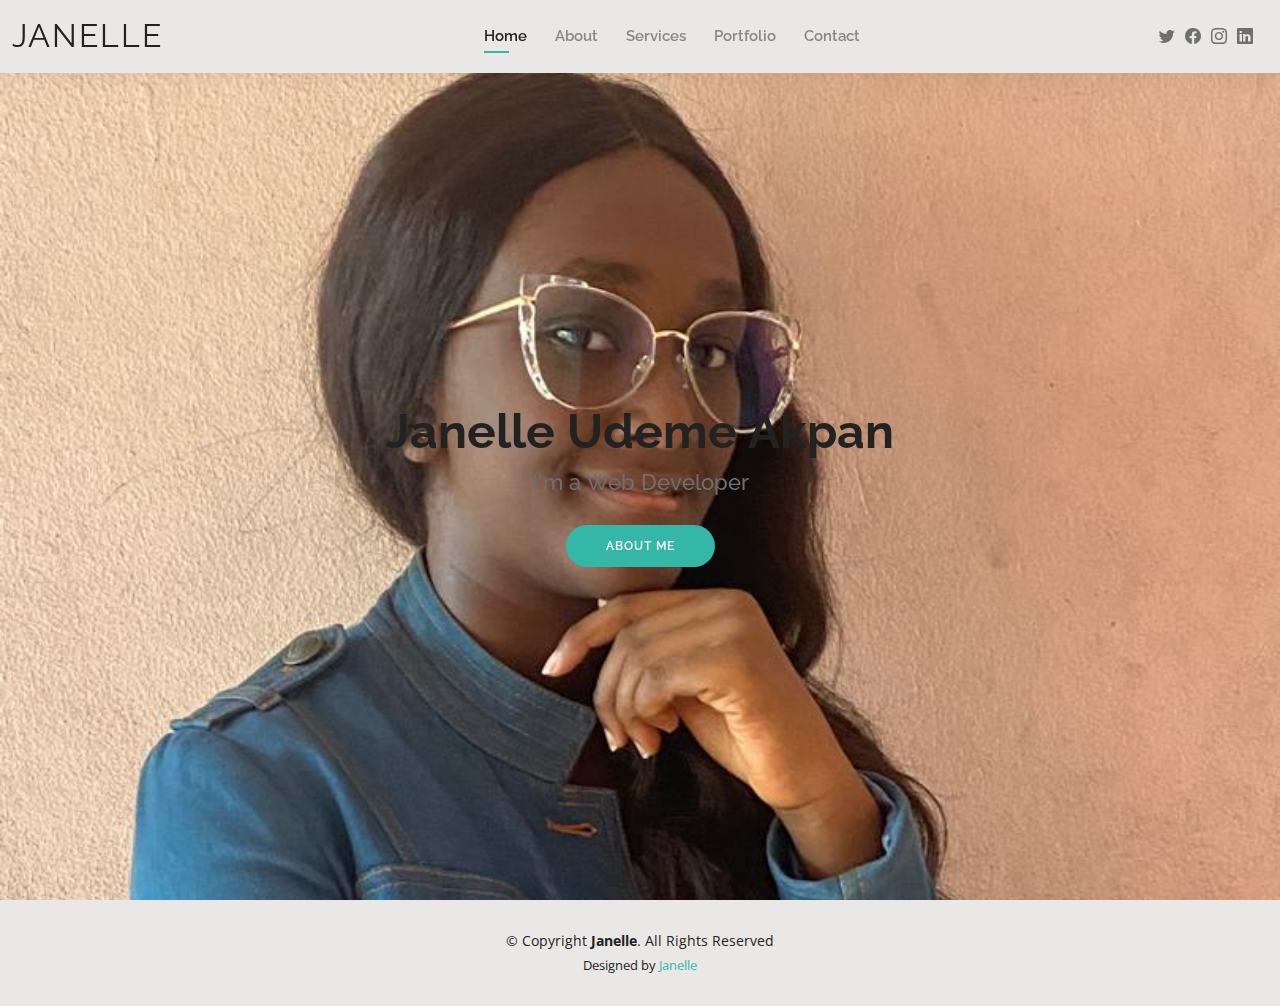
<file: index.html>
<!DOCTYPE html>
<html lang="en">

<head>
  <meta charset="utf-8">
  <meta content="width=device-width, initial-scale=1.0" name="viewport">

  <title>Janelle Udeme Akpan</title>
  <meta content="" name="description">
  <meta content="" name="keywords">

  <!-- Favicons -->
  <link href="assets/img/favicon.png" rel="icon">
  <link href="assets/img/apple-touch-icon.png" rel="apple-touch-icon">

  <!-- Google Fonts -->
  <link href="https://fonts.googleapis.com/css?family=Open+Sans:300,300i,400,400i,600,600i,700,700i|Raleway:300,300i,400,400i,500,500i,600,600i,700,700i|Poppins:300,300i,400,400i,500,500i,600,600i,700,700i" rel="stylesheet">

  <!-- Vendor CSS Files -->
  <link href="assets/vendor/aos/aos.css" rel="stylesheet">
  <link href="assets/vendor/bootstrap/css/bootstrap.min.css" rel="stylesheet">
  <link href="assets/vendor/bootstrap-icons/bootstrap-icons.css" rel="stylesheet">
  <link href="assets/vendor/boxicons/css/boxicons.min.css" rel="stylesheet">
  <link href="assets/vendor/glightbox/css/glightbox.min.css" rel="stylesheet">
  <link href="assets/vendor/swiper/swiper-bundle.min.css" rel="stylesheet">

  <!-- Template Main CSS File -->
  <link href="assets/css/style.css" rel="stylesheet">

  <!-- =======================================================
  * Template Name: Kelly
  * Template URL: https://bootstrapmade.com/kelly-free-bootstrap-cv-resume-html-template/
  * Updated: Mar 17 2024 with Bootstrap v5.3.3
  * Author: BootstrapMade.com
  * License: https://bootstrapmade.com/license/
  ======================================================== -->
</head>

<body>

  <!-- ======= Header ======= -->
  <header id="header" class="fixed-top">
    <div class="container-fluid d-flex justify-content-between align-items-center">

      <h1 class="logo me-auto me-lg-0"><a href="index.html">Janelle</a></h1>
      <!-- Uncomment below if you prefer to use an image logo -->
      <!-- <a href="index.html" class="logo"><img src="assets/img/logo.png" alt="" class="img-fluid"></a>-->

      <nav id="navbar" class="navbar order-last order-lg-0">
        <ul>
          <li><a class="active" href="index.html">Home</a></li>
          <li><a href="about.html">About</a></li>
          <!-- <li><a href="resume.html">Resume</a></li> -->
          <li><a href="services.html">Services</a></li>
          <li><a href="portfolio.html">Portfolio</a></li>
          <li><a href="contact.html">Contact</a></li>
        </ul>
        <i class="bi bi-list mobile-nav-toggle"></i>
      </nav><!-- .navbar -->

      <div class="header-social-links">
        <a href="#" class="twitter"><i class="bi bi-twitter"></i></a>
        <a href="#" class="facebook"><i class="bi bi-facebook"></i></a>
        <a href="#" class="instagram"><i class="bi bi-instagram"></i></a>
        <a href="#" class="linkedin"><i class="bi bi-linkedin"></i></i></a>
      </div>

    </div>

  </header><!-- End Header -->

  <!-- ======= Hero Section ======= -->
  <section id="hero" class="d-flex align-items-center">
    <div class="container d-flex flex-column align-items-center" data-aos="zoom-in" data-aos-delay="100">
      <h1>Janelle Udeme Akpan</h1>
      <h2>I'm a Web Developer</h2>
      <a href="about.html" class="btn-about">About Me</a>
    </div>
  </section><!-- End Hero -->

  <!-- ======= Footer ======= -->
  <footer id="footer">
    <div class="container">
      <div class="copyright">
        &copy; Copyright <strong><span>Janelle</span></strong>. All Rights Reserved
      </div>
      <div class="credits">
        <!-- All the links in the footer should remain intact. -->
        <!-- You can delete the links only if you purchased the pro version. -->
        <!-- Licensing information: https://bootstrapmade.com/license/ -->
        <!-- Purchase the pro version with working PHP/AJAX contact form: https://bootstrapmade.com/kelly-free-bootstrap-cv-resume-html-template/ -->
        Designed by <a href="#">Janelle</a>
      </div>
    </div>
  </footer><!-- End  Footer -->

  <div id="preloader"></div>
  <a href="#" class="back-to-top d-flex align-items-center justify-content-center"><i class="bi bi-arrow-up-short"></i></a>

  <!-- Vendor JS Files -->
  <script src="assets/vendor/purecounter/purecounter_vanilla.js"></script>
  <script src="assets/vendor/aos/aos.js"></script>
  <script src="assets/vendor/bootstrap/js/bootstrap.bundle.min.js"></script>
  <script src="assets/vendor/glightbox/js/glightbox.min.js"></script>
  <script src="assets/vendor/isotope-layout/isotope.pkgd.min.js"></script>
  <script src="assets/vendor/swiper/swiper-bundle.min.js"></script>
  <script src="assets/vendor/waypoints/noframework.waypoints.js"></script>
  <script src="assets/vendor/php-email-form/validate.js"></script>

  <!-- Template Main JS File -->
  <script src="assets/js/main.js"></script>

</body>

</html>
</file>
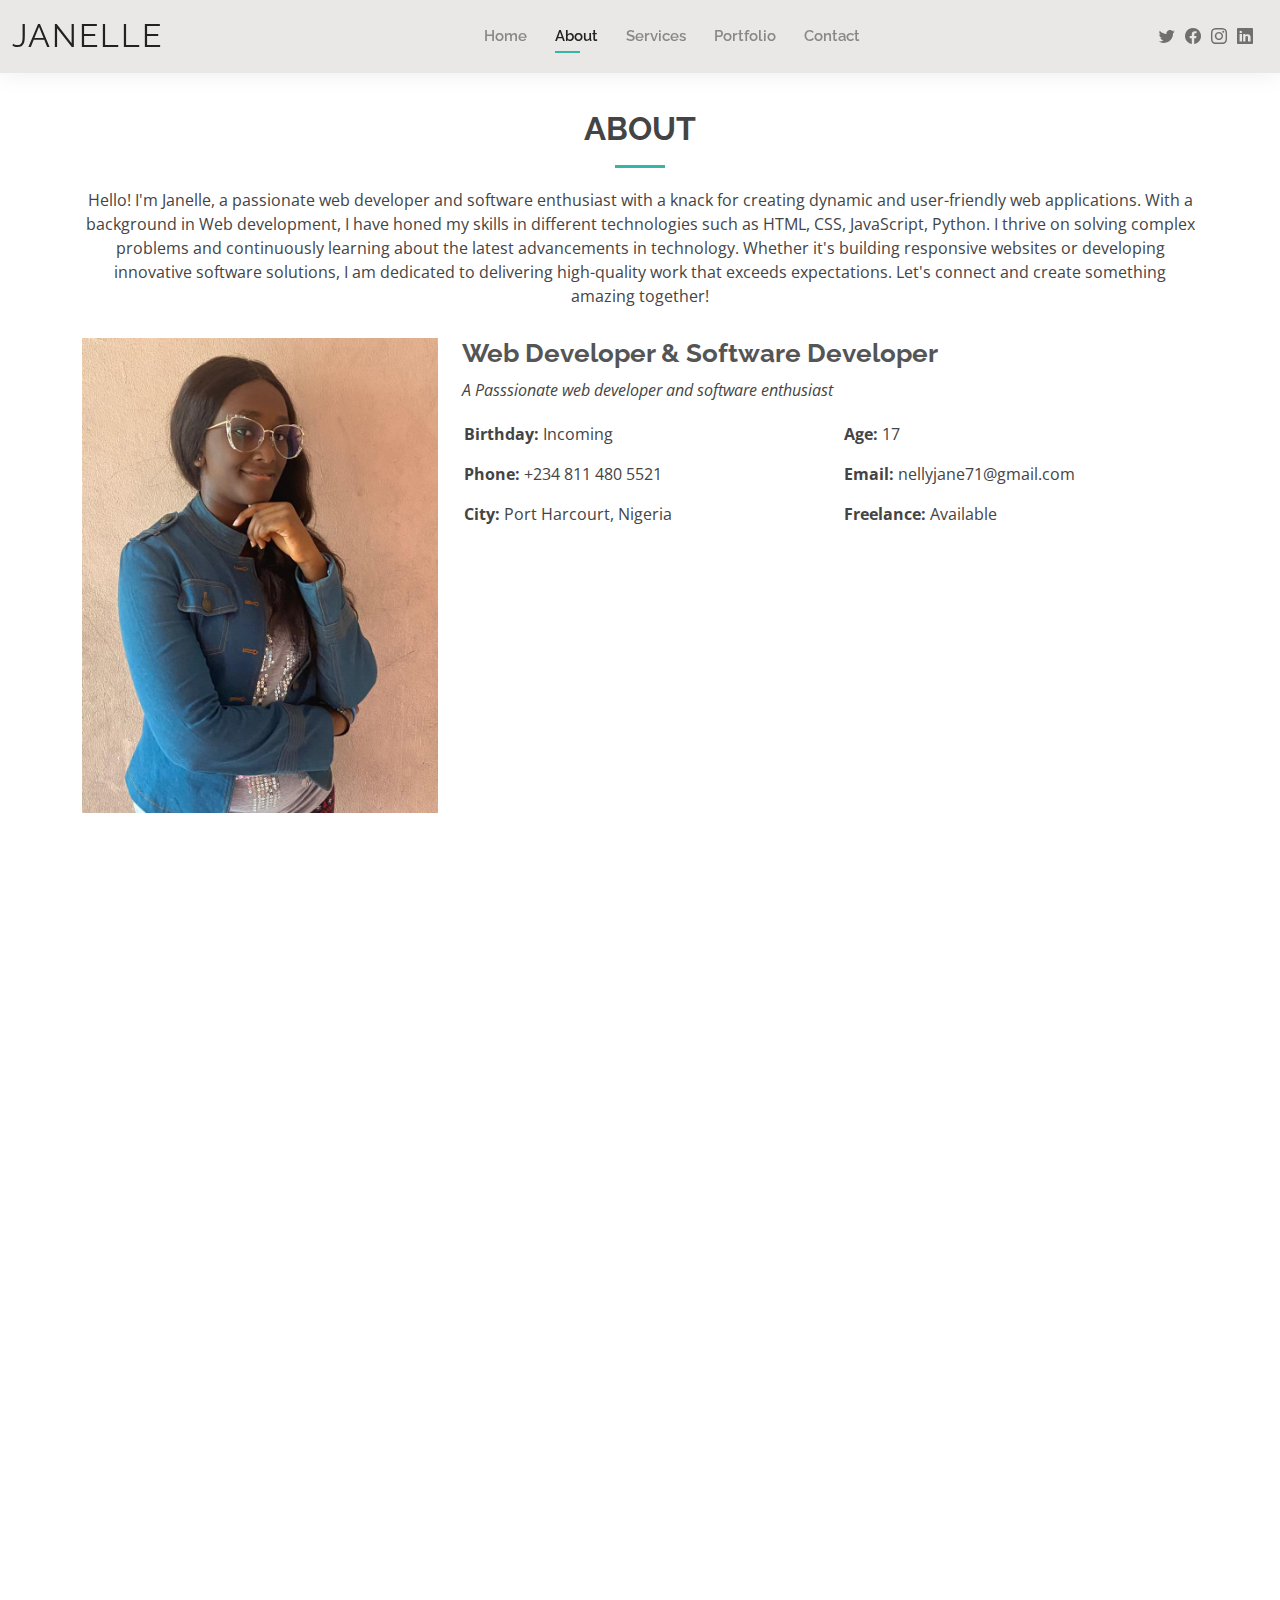
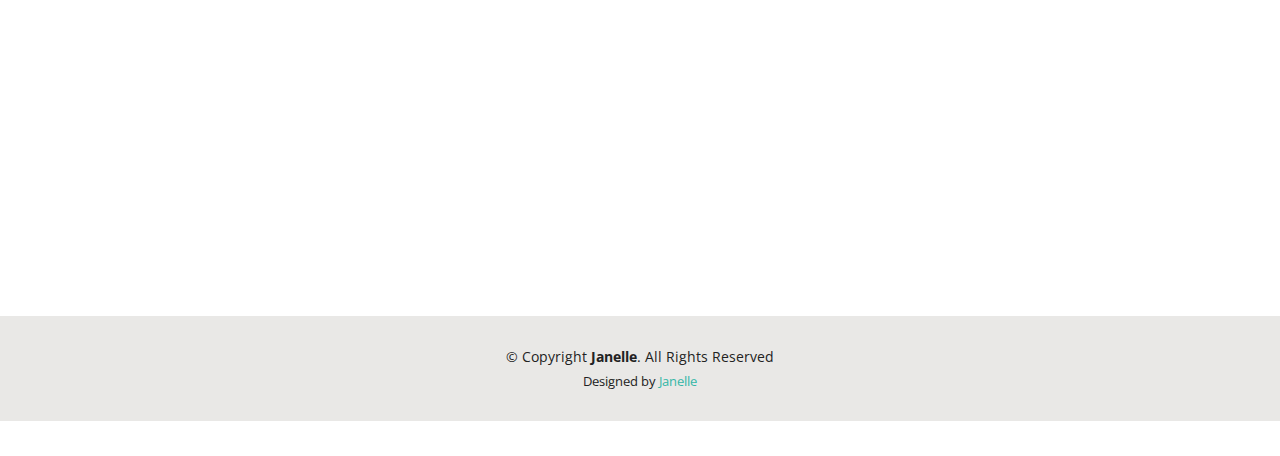
<file: about.html>
<!DOCTYPE html>
<html lang="en">

<head>
  <meta charset="utf-8">
  <meta content="width=device-width, initial-scale=1.0" name="viewport">

  <title>Janelle Udeme Akpan</title>
  <meta content="" name="description">
  <meta content="" name="keywords">

  <!-- Favicons -->
  <link href="assets/img/favicon.png" rel="icon">
  <link href="assets/img/apple-touch-icon.png" rel="apple-touch-icon">

  <!-- Google Fonts -->
  <link
    href="https://fonts.googleapis.com/css?family=Open+Sans:300,300i,400,400i,600,600i,700,700i|Raleway:300,300i,400,400i,500,500i,600,600i,700,700i|Poppins:300,300i,400,400i,500,500i,600,600i,700,700i"
    rel="stylesheet">

  <!-- Vendor CSS Files -->
  <link href="assets/vendor/aos/aos.css" rel="stylesheet">
  <link href="assets/vendor/bootstrap/css/bootstrap.min.css" rel="stylesheet">
  <link href="assets/vendor/bootstrap-icons/bootstrap-icons.css" rel="stylesheet">
  <link href="assets/vendor/boxicons/css/boxicons.min.css" rel="stylesheet">
  <link href="assets/vendor/glightbox/css/glightbox.min.css" rel="stylesheet">
  <link href="assets/vendor/swiper/swiper-bundle.min.css" rel="stylesheet">

  <!-- Template Main CSS File -->
  <link href="assets/css/style.css" rel="stylesheet">

  <!-- =======================================================
  * Template Name: Kelly
  * Template URL: https://bootstrapmade.com/kelly-free-bootstrap-cv-resume-html-template/
  * Updated: Mar 17 2024 with Bootstrap v5.3.3
  * Author: BootstrapMade.com
  * License: https://bootstrapmade.com/license/
  ======================================================== -->
</head>

<body>

  <!-- ======= Header ======= -->
  <header id="header" class="fixed-top">
    <div class="container-fluid d-flex justify-content-between align-items-center">

      <h1 class="logo me-auto me-lg-0"><a href="index.html">Janelle</a></h1>
      <!-- Uncomment below if you prefer to use an image logo -->
      <!-- <a href="index.html" class="logo"><img src="assets/img/logo.png" alt="" class="img-fluid"></a>-->

      <nav id="navbar" class="navbar order-last order-lg-0">
        <ul>
          <li><a href="index.html">Home</a></li>
          <li><a class="active" href="about.html">About</a></li>
          <!-- <li><a href="resume.html">Resume</a></li> -->
          <li><a href="services.html">Services</a></li>
          <li><a href="portfolio.html">Portfolio</a></li>
          <li><a href="contact.html">Contact</a></li>
        </ul>
        <i class="bi bi-list mobile-nav-toggle"></i>
      </nav><!-- .navbar -->

      <div class="header-social-links">
        <a href="#" class="twitter"><i class="bi bi-twitter"></i></a>
        <a href="#" class="facebook"><i class="bi bi-facebook"></i></a>
        <a href="#" class="instagram"><i class="bi bi-instagram"></i></a>
        <a href="#" class="linkedin"><i class="bi bi-linkedin"></i></i></a>
      </div>

    </div>

  </header><!-- End Header -->

  <main id="main">

    <!-- ======= About Section ======= -->
    <section id="about" class="about">
      <div class="container" data-aos="fade-up">

        <div class="section-title">
          <h2>About</h2>
          <p>Hello! I'm Janelle, a passionate web developer and software enthusiast with a knack for creating
            dynamic and user-friendly web applications. With a background in Web development, I have honed my skills in different technologies such as HTML, CSS, JavaScript, Python. I thrive on solving complex problems and continuously
            learning about the latest advancements in technology. Whether it's building responsive websites or
            developing innovative software solutions, I am dedicated to delivering high-quality work that exceeds
            expectations. Let's connect and create something amazing together!</p>
        </div>

        <div class="row">
          <div class="col-lg-4">
            <img src="assets/img/janelle.jpg" class="img-fluid" alt="">
          </div>
          <div class="col-lg-8 pt-4 pt-lg-0 content">
            <h3>Web Developer &amp; Software Developer</h3>
            <p class="fst-italic">
              A Passsionate web developer and software enthusiast
            </p>
            <div class="row">
              <div class="col-lg-6">
                <ul>
                  <li><i class="bi bi-rounded-right"></i> <strong>Birthday:</strong> Incoming </li>
                  <!-- <li><i class="bi bi-rounded-right"></i> <strong>Website:</strong> www.example.com</li> -->
                  <li><i class="bi bi-rounded-right"></i> <strong>Phone:</strong> +234 811 480 5521</li>
                  <li><i class="bi bi-rounded-right"></i> <strong>City:</strong> Port Harcourt, Nigeria</li>
                </ul>
              </div>
              <div class="col-lg-6">
                <ul>
                  <li><i class="bi bi-rounded-right"></i> <strong>Age:</strong> 17</li>
                  <!-- <li><i class="bi bi-rounded-right"></i> <strong>Degree:</strong> </li> -->
                  <li><i class="bi bi-rounded-right"></i> <strong>Email:</strong> nellyjane71@gmail.com</li>
                  <li><i class="bi bi-rounded-right"></i> <strong>Freelance:</strong> Available</li>
                </ul>
              </div>
            </div>
            <!-- <p>
              Officiis eligendi itaque labore et dolorum mollitia officiis optio vero. Quisquam sunt adipisci omnis et
              ut. Nulla accusantium dolor incidunt officia tempore. Et eius omnis.
              Cupiditate ut dicta maxime officiis quidem quia. Sed et consectetur qui quia repellendus itaque neque.
              Aliquid amet quidem ut quaerat cupiditate. Ab et eum qui repellendus omnis culpa magni laudantium dolores.
            </p> -->
          </div>
        </div>

      </div>
    </section><!-- End About Section -->

    <!-- ======= Skills Section ======= -->
    <section id="skills" class="skills">
      <div class="container" data-aos="fade-up">

        <div class="section-title">
          <h2>Skills</h2>
          <p>Magnam dolores commodi suscipit. Necessitatibus eius consequatur ex aliquid fuga eum quidem. Sit sint
            consectetur velit. Quisquam quos quisquam cupiditate. Et nemo qui impedit suscipit alias ea. Quia fugiat sit
            in iste officiis commodi quidem hic quas.</p>
        </div>

        <div class="row skills-content">

          <div class="col-lg-6">

            <div class="progress">
              <span class="skill">HTML <i class="val">100%</i></span>
              <div class="progress-bar-wrap">
                <div class="progress-bar" role="progressbar" aria-valuenow="100" aria-valuemin="0" aria-valuemax="100">
                </div>
              </div>
            </div>

            <div class="progress">
              <span class="skill">CSS <i class="val">90%</i></span>
              <div class="progress-bar-wrap">
                <div class="progress-bar" role="progressbar" aria-valuenow="90" aria-valuemin="0" aria-valuemax="100">
                </div>
              </div>
            </div>

            <div class="progress">
              <span class="skill">JavaScript <i class="val">75%</i></span>
              <div class="progress-bar-wrap">
                <div class="progress-bar" role="progressbar" aria-valuenow="75" aria-valuemin="0" aria-valuemax="100">
                </div>
              </div>
            </div>

          </div>

          <div class="col-lg-6">

            <div class="progress">
              <span class="skill">PHP <i class="val">80%</i></span>
              <div class="progress-bar-wrap">
                <div class="progress-bar" role="progressbar" aria-valuenow="80" aria-valuemin="0" aria-valuemax="100">
                </div>
              </div>
            </div>

            <div class="progress">
              <span class="skill">WordPress/CMS <i class="val">90%</i></span>
              <div class="progress-bar-wrap">
                <div class="progress-bar" role="progressbar" aria-valuenow="90" aria-valuemin="0" aria-valuemax="100">
                </div>
              </div>
            </div>

            <div class="progress">
              <span class="skill">Photoshop <i class="val">55%</i></span>
              <div class="progress-bar-wrap">
                <div class="progress-bar" role="progressbar" aria-valuenow="55" aria-valuemin="0" aria-valuemax="100">
                </div>
              </div>
            </div>

          </div>

        </div>

      </div>
    </section><!-- End Skills Section -->

    <!-- ======= Facts Section ======= -->
    <!-- <section id="facts" class="facts">
      <div class="container" data-aos="fade-up">

        <div class="section-title">
          <h2>Facts</h2>
          <p>Magnam dolores commodi suscipit. Necessitatibus eius consequatur ex aliquid fuga eum quidem. Sit sint
            consectetur velit. Quisquam quos quisquam cupiditate. Et nemo qui impedit suscipit alias ea. Quia fugiat sit
            in iste officiis commodi quidem hic quas.</p>
        </div>

        <div class="row counters">

          <div class="col-lg-3 col-6 text-center">
            <span data-purecounter-start="0" data-purecounter-end="232" data-purecounter-duration="1"
              class="purecounter"></span>
            <p>Clients</p>
          </div>

          <div class="col-lg-3 col-6 text-center">
            <span data-purecounter-start="0" data-purecounter-end="521" data-purecounter-duration="1"
              class="purecounter"></span>
            <p>Projects</p>
          </div>

          <div class="col-lg-3 col-6 text-center">
            <span data-purecounter-start="0" data-purecounter-end="1463" data-purecounter-duration="1"
              class="purecounter"></span>
            <p>Hours Of Support</p>
          </div>

          <div class="col-lg-3 col-6 text-center">
            <span data-purecounter-start="0" data-purecounter-end="15" data-purecounter-duration="1"
              class="purecounter"></span>
            <p>Hard Workers</p>
          </div>

        </div>

      </div>
    </section>End Facts Section -->

    <!-- ======= Testimonials Section ======= -->
    <section id="testimonials" class="testimonials">
      <div class="container" data-aos="fade-up">

        <div class="section-title">
          <h2>Testimonials</h2>
          <p>Magnam dolores commodi suscipit. Necessitatibus eius consequatur ex aliquid fuga eum quidem. Sit sint
            consectetur velit. Quisquam quos quisquam cupiditate. Et nemo qui impedit suscipit alias ea. Quia fugiat sit
            in iste officiis commodi quidem hic quas.</p>
        </div>

        <div class="testimonials-slider swiper" data-aos="fade-up" data-aos-delay="100">
          <div class="swiper-wrapper">

            <div class="swiper-slide">
              <div class="testimonial-item">
                <img src="assets/img/testimonials/testimonials-1.jpg" class="testimonial-img" alt="">
                <h3>Saul Goodman</h3>
                <h4>Ceo &amp; Founder</h4>
                <p>
                  <i class="bx bxs-quote-alt-left quote-icon-left"></i>
                  Proin iaculis purus consequat sem cure digni ssim donec porttitora entum suscipit rhoncus. Accusantium
                  quam, ultricies eget id, aliquam eget nibh et. Maecen aliquam, risus at semper.
                  <i class="bx bxs-quote-alt-right quote-icon-right"></i>
                </p>
              </div>
            </div><!-- End testimonial item -->

            <div class="swiper-slide">
              <div class="testimonial-item">
                <img src="assets/img/testimonials/testimonials-2.jpg" class="testimonial-img" alt="">
                <h3>Sara Wilsson</h3>
                <h4>Designer</h4>
                <p>
                  <i class="bx bxs-quote-alt-left quote-icon-left"></i>
                  Export tempor illum tamen malis malis eram quae irure esse labore quem cillum quid cillum eram malis
                  quorum velit fore eram velit sunt aliqua noster fugiat irure amet legam anim culpa.
                  <i class="bx bxs-quote-alt-right quote-icon-right"></i>
                </p>
              </div>
            </div><!-- End testimonial item -->

            <div class="swiper-slide">
              <div class="testimonial-item">
                <img src="assets/img/testimonials/testimonials-3.jpg" class="testimonial-img" alt="">
                <h3>Jena Karlis</h3>
                <h4>Store Owner</h4>
                <p>
                  <i class="bx bxs-quote-alt-left quote-icon-left"></i>
                  Enim nisi quem export duis labore cillum quae magna enim sint quorum nulla quem veniam duis minim
                  tempor labore quem eram duis noster aute amet eram fore quis sint minim.
                  <i class="bx bxs-quote-alt-right quote-icon-right"></i>
                </p>
              </div>
            </div><!-- End testimonial item -->

            <div class="swiper-slide">
              <div class="testimonial-item">
                <img src="assets/img/testimonials/testimonials-4.jpg" class="testimonial-img" alt="">
                <h3>Matt Brandon</h3>
                <h4>Freelancer</h4>
                <p>
                  <i class="bx bxs-quote-alt-left quote-icon-left"></i>
                  Fugiat enim eram quae cillum dolore dolor amet nulla culpa multos export minim fugiat minim velit
                  minim dolor enim duis veniam ipsum anim magna sunt elit fore quem dolore labore illum veniam.
                  <i class="bx bxs-quote-alt-right quote-icon-right"></i>
                </p>
              </div>
            </div><!-- End testimonial item -->

            <div class="swiper-slide">
              <div class="testimonial-item">
                <img src="assets/img/testimonials/testimonials-5.jpg" class="testimonial-img" alt="">
                <h3>John Larson</h3>
                <h4>Entrepreneur</h4>
                <p>
                  <i class="bx bxs-quote-alt-left quote-icon-left"></i>
                  Quis quorum aliqua sint quem legam fore sunt eram irure aliqua veniam tempor noster veniam enim culpa
                  labore duis sunt culpa nulla illum cillum fugiat legam esse veniam culpa fore nisi cillum quid.
                  <i class="bx bxs-quote-alt-right quote-icon-right"></i>
                </p>
              </div>
            </div><!-- End testimonial item -->

          </div>
          <div class="swiper-pagination"></div>
        </div>

      </div>
    </section><!-- End Testimonials Section -->

  </main><!-- End #main -->

  <!-- ======= Footer ======= -->
  <footer id="footer">
    <div class="container">
      <div class="copyright">
        &copy; Copyright <strong><span>Janelle</span></strong>. All Rights Reserved
      </div>
      <div class="credits">
        <!-- All the links in the footer should remain intact. -->
        <!-- You can delete the links only if you purchased the pro version. -->
        <!-- Licensing information: https://bootstrapmade.com/license/ -->
        <!-- Purchase the pro version with working PHP/AJAX contact form: https://bootstrapmade.com/kelly-free-bootstrap-cv-resume-html-template/ -->
        Designed by <a href="https://bootstrapmade.com/">Janelle</a>
      </div>
    </div>
  </footer><!-- End  Footer -->

  <div id="preloader"></div>
  <a href="#" class="back-to-top d-flex align-items-center justify-content-center"><i
      class="bi bi-arrow-up-short"></i></a>

  <!-- Vendor JS Files -->
  <script src="assets/vendor/purecounter/purecounter_vanilla.js"></script>
  <script src="assets/vendor/aos/aos.js"></script>
  <script src="assets/vendor/bootstrap/js/bootstrap.bundle.min.js"></script>
  <script src="assets/vendor/glightbox/js/glightbox.min.js"></script>
  <script src="assets/vendor/isotope-layout/isotope.pkgd.min.js"></script>
  <script src="assets/vendor/swiper/swiper-bundle.min.js"></script>
  <script src="assets/vendor/waypoints/noframework.waypoints.js"></script>
  <script src="assets/vendor/php-email-form/validate.js"></script>

  <!-- Template Main JS File -->
  <script src="assets/js/main.js"></script>

</body>

</html>
</file>
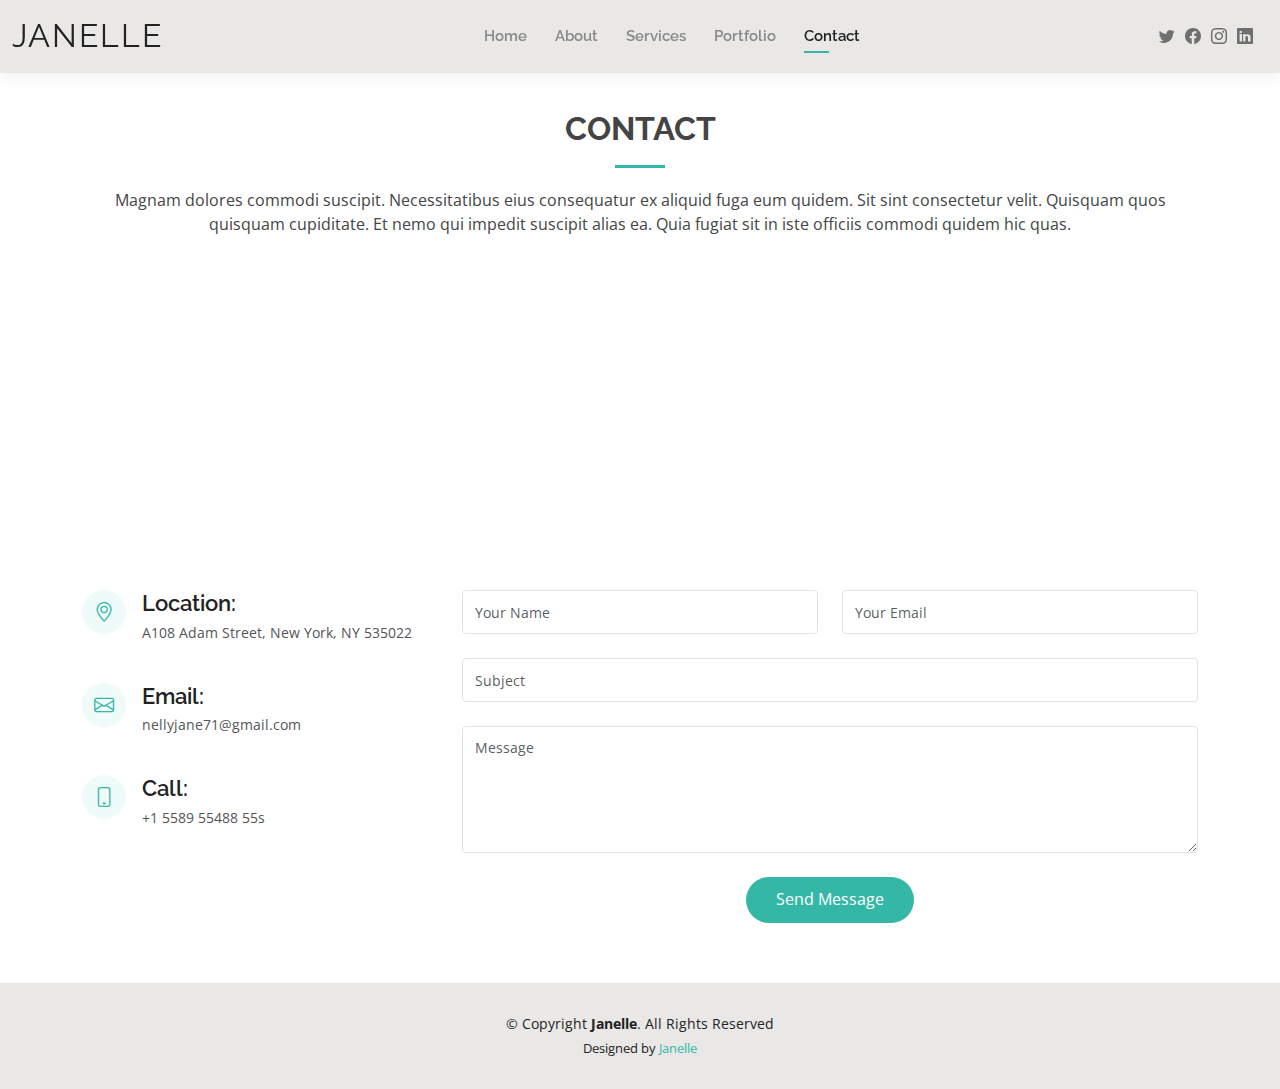
<file: contact.html>
<!DOCTYPE html>
<html lang="en">

<head>
  <meta charset="utf-8">
  <meta content="width=device-width, initial-scale=1.0" name="viewport">

  <title>Janelle Udeme Akpan</title>
  <meta content="" name="description">
  <meta content="" name="keywords">

  <!-- Favicons -->
  <link href="assets/img/favicon.png" rel="icon">
  <link href="assets/img/apple-touch-icon.png" rel="apple-touch-icon">

  <!-- Google Fonts -->
  <link href="https://fonts.googleapis.com/css?family=Open+Sans:300,300i,400,400i,600,600i,700,700i|Raleway:300,300i,400,400i,500,500i,600,600i,700,700i|Poppins:300,300i,400,400i,500,500i,600,600i,700,700i" rel="stylesheet">

  <!-- Vendor CSS Files -->
  <link href="assets/vendor/aos/aos.css" rel="stylesheet">
  <link href="assets/vendor/bootstrap/css/bootstrap.min.css" rel="stylesheet">
  <link href="assets/vendor/bootstrap-icons/bootstrap-icons.css" rel="stylesheet">
  <link href="assets/vendor/boxicons/css/boxicons.min.css" rel="stylesheet">
  <link href="assets/vendor/glightbox/css/glightbox.min.css" rel="stylesheet">
  <link href="assets/vendor/swiper/swiper-bundle.min.css" rel="stylesheet">

  <!-- Template Main CSS File -->
  <link href="assets/css/style.css" rel="stylesheet">

  <!-- =======================================================
  * Template Name: Kelly
  * Template URL: https://bootstrapmade.com/kelly-free-bootstrap-cv-resume-html-template/
  * Updated: Mar 17 2024 with Bootstrap v5.3.3
  * Author: BootstrapMade.com
  * License: https://bootstrapmade.com/license/
  ======================================================== -->
</head>

<body>

  <!-- ======= Header ======= -->
  <header id="header" class="fixed-top">
    <div class="container-fluid d-flex justify-content-between align-items-center">

      <h1 class="logo me-auto me-lg-0"><a href="index.html">Janelle</a></h1>
      <!-- Uncomment below if you prefer to use an image logo -->
      <!-- <a href="index.html" class="logo"><img src="assets/img/logo.png" alt="" class="img-fluid"></a>-->

      <nav id="navbar" class="navbar order-last order-lg-0">
        <ul>
          <li><a href="index.html">Home</a></li>
          <li><a href="about.html">About</a></li>
          <!-- <li><a href="resume.html">Resume</a></li> -->
          <li><a href="services.html">Services</a></li>
          <li><a href="portfolio.html">Portfolio</a></li>
          <li><a class="active" href="contact.html">Contact</a></li>
        </ul>
        <i class="bi bi-list mobile-nav-toggle"></i>
      </nav><!-- .navbar -->

      <div class="header-social-links">
        <a href="#" class="twitter"><i class="bi bi-twitter"></i></a>
        <a href="#" class="facebook"><i class="bi bi-facebook"></i></a>
        <a href="#" class="instagram"><i class="bi bi-instagram"></i></a>
        <a href="#" class="linkedin"><i class="bi bi-linkedin"></i></i></a>
      </div>

    </div>

  </header><!-- End Header -->

  <main id="main">

    <!-- ======= Contact Section ======= -->
    <section id="contact" class="contact">
      <div class="container" data-aos="fade-up">

        <div class="section-title">
          <h2>Contact</h2>
          <p>Magnam dolores commodi suscipit. Necessitatibus eius consequatur ex aliquid fuga eum quidem. Sit sint consectetur velit. Quisquam quos quisquam cupiditate. Et nemo qui impedit suscipit alias ea. Quia fugiat sit in iste officiis commodi quidem hic quas.</p>
        </div>

        <div>
          <iframe style="border:0; width: 100%; height: 270px;" src="https://www.google.com/maps/embed?pb=!1m14!1m8!1m3!1d12097.433213460943!2d-74.0062269!3d40.7101282!3m2!1i1024!2i768!4f13.1!3m3!1m2!1s0x0%3A0xb89d1fe6bc499443!2sDowntown+Conference+Center!5e0!3m2!1smk!2sbg!4v1539943755621" frameborder="0" allowfullscreen></iframe>
        </div>

        <div class="row mt-5">

          <div class="col-lg-4">
            <div class="info">
              <div class="address">
                <i class="bi bi-geo-alt"></i>
                <h4>Location:</h4>
                <p>A108 Adam Street, New York, NY 535022</p>
              </div>

              <div class="email">
                <i class="bi bi-envelope"></i>
                <h4>Email:</h4>
                <p>nellyjane71@gmail.com</p>
              </div>

              <div class="phone">
                <i class="bi bi-phone"></i>
                <h4>Call:</h4>
                <p>+1 5589 55488 55s</p>
              </div>

            </div>

          </div>

          <div class="col-lg-8 mt-5 mt-lg-0">

            <form action="forms/contact.php" method="post" role="form" class="php-email-form">
              <div class="row">
                <div class="col-md-6 form-group">
                  <input type="text" name="name" class="form-control" id="name" placeholder="Your Name" required>
                </div>
                <div class="col-md-6 form-group mt-3 mt-md-0">
                  <input type="email" class="form-control" name="email" id="email" placeholder="Your Email" required>
                </div>
              </div>
              <div class="form-group mt-3">
                <input type="text" class="form-control" name="subject" id="subject" placeholder="Subject" required>
              </div>
              <div class="form-group mt-3">
                <textarea class="form-control" name="message" rows="5" placeholder="Message" required></textarea>
              </div>
              <div class="my-3">
                <div class="loading">Loading</div>
                <div class="error-message"></div>
                <div class="sent-message">Your message has been sent. Thank you!</div>
              </div>
              <div class="text-center"><button type="submit">Send Message</button></div>
            </form>

          </div>

        </div>

      </div>
    </section><!-- End Contact Section -->

  </main><!-- End #main -->

  <!-- ======= Footer ======= -->
  <footer id="footer">
    <div class="container">
      <div class="copyright">
        &copy; Copyright <strong><span>Janelle</span></strong>. All Rights Reserved
      </div>
      <div class="credits">
        <!-- All the links in the footer should remain intact. -->
        <!-- You can delete the links only if you purchased the pro version. -->
        <!-- Licensing information: https://bootstrapmade.com/license/ -->
        <!-- Purchase the pro version with working PHP/AJAX contact form: https://bootstrapmade.com/kelly-free-bootstrap-cv-resume-html-template/ -->
        Designed by <a href="https://bootstrapmade.com/">Janelle</a>
      </div>
    </div>
  </footer><!-- End  Footer -->

  <div id="preloader"></div>
  <a href="#" class="back-to-top d-flex align-items-center justify-content-center"><i class="bi bi-arrow-up-short"></i></a>

  <!-- Vendor JS Files -->
  <script src="assets/vendor/purecounter/purecounter_vanilla.js"></script>
  <script src="assets/vendor/aos/aos.js"></script>
  <script src="assets/vendor/bootstrap/js/bootstrap.bundle.min.js"></script>
  <script src="assets/vendor/glightbox/js/glightbox.min.js"></script>
  <script src="assets/vendor/isotope-layout/isotope.pkgd.min.js"></script>
  <script src="assets/vendor/swiper/swiper-bundle.min.js"></script>
  <script src="assets/vendor/waypoints/noframework.waypoints.js"></script>
  <script src="assets/vendor/php-email-form/validate.js"></script>

  <!-- Template Main JS File -->
  <script src="assets/js/main.js"></script>

</body>

</html>
</file>
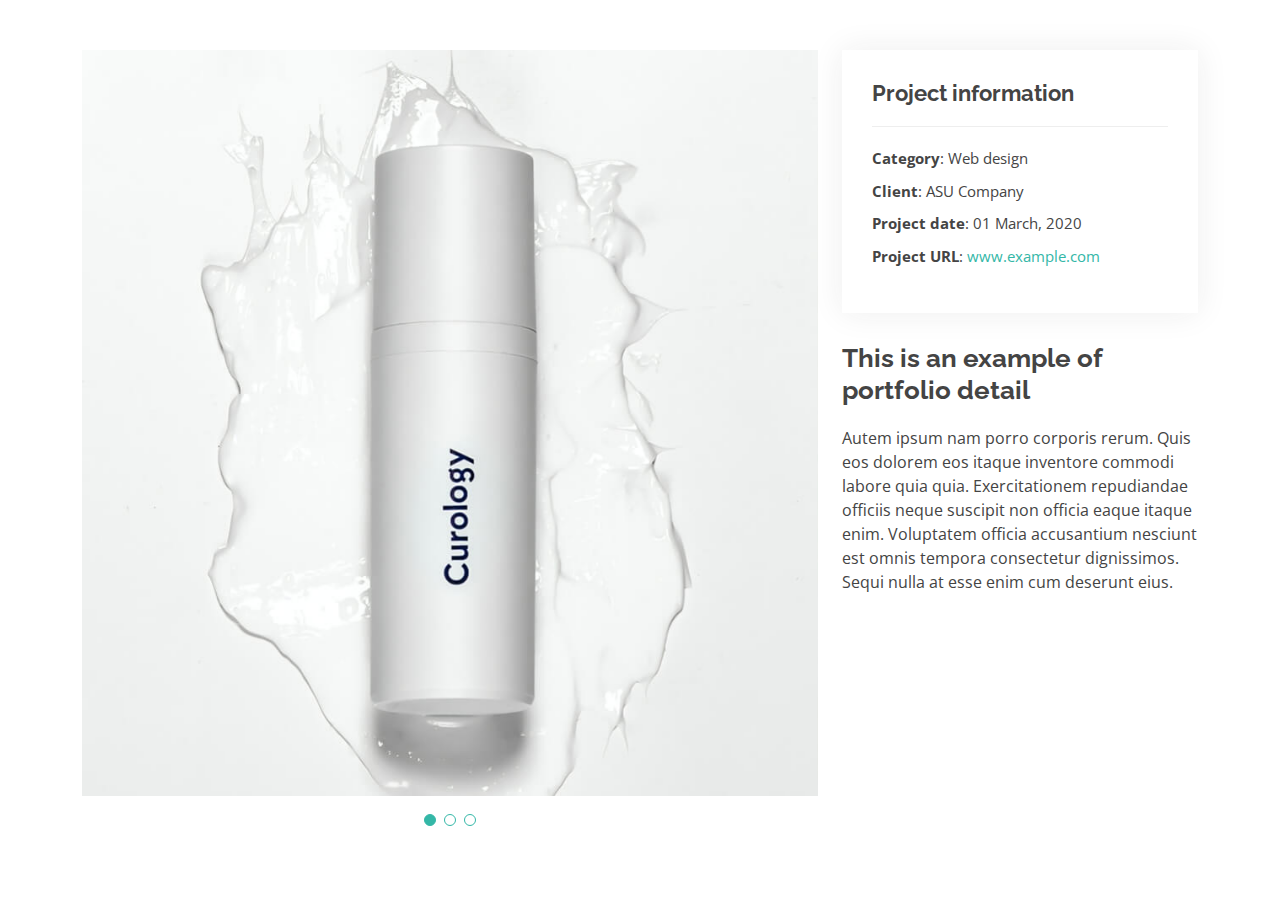
<file: portfolio-details.html>
<!DOCTYPE html>
<html lang="en">

<head>
  <meta charset="utf-8">
  <meta content="width=device-width, initial-scale=1.0" name="viewport">

  <title>Portfolio Details - Kelly Bootstrap Template</title>
  <meta content="" name="description">
  <meta content="" name="keywords">

  <!-- Favicons -->
  <link href="assets/img/favicon.png" rel="icon">
  <link href="assets/img/apple-touch-icon.png" rel="apple-touch-icon">

  <!-- Google Fonts -->
  <link href="https://fonts.googleapis.com/css?family=Open+Sans:300,300i,400,400i,600,600i,700,700i|Raleway:300,300i,400,400i,500,500i,600,600i,700,700i|Poppins:300,300i,400,400i,500,500i,600,600i,700,700i" rel="stylesheet">

  <!-- Vendor CSS Files -->
  <link href="assets/vendor/aos/aos.css" rel="stylesheet">
  <link href="assets/vendor/bootstrap/css/bootstrap.min.css" rel="stylesheet">
  <link href="assets/vendor/bootstrap-icons/bootstrap-icons.css" rel="stylesheet">
  <link href="assets/vendor/boxicons/css/boxicons.min.css" rel="stylesheet">
  <link href="assets/vendor/glightbox/css/glightbox.min.css" rel="stylesheet">
  <link href="assets/vendor/swiper/swiper-bundle.min.css" rel="stylesheet">

  <!-- Template Main CSS File -->
  <link href="assets/css/style.css" rel="stylesheet">

  <!-- =======================================================
  * Template Name: Kelly
  * Template URL: https://bootstrapmade.com/kelly-free-bootstrap-cv-resume-html-template/
  * Updated: Mar 17 2024 with Bootstrap v5.3.3
  * Author: BootstrapMade.com
  * License: https://bootstrapmade.com/license/
  ======================================================== -->
</head>

<body>

  <main id="main">

    <!-- ======= Portfolio Details Section ======= -->
    <section id="portfolio-details" class="portfolio-details">
      <div class="container">

        <div class="row gy-4">

          <div class="col-lg-8">
            <div class="portfolio-details-slider swiper">
              <div class="swiper-wrapper align-items-center">

                <div class="swiper-slide">
                  <img src="assets/img/portfolio/portfolio-1.jpg" alt="">
                </div>

                <div class="swiper-slide">
                  <img src="assets/img/portfolio/portfolio-2.jpg" alt="">
                </div>

                <div class="swiper-slide">
                  <img src="assets/img/portfolio/portfolio-3.jpg" alt="">
                </div>

              </div>
              <div class="swiper-pagination"></div>
            </div>
          </div>

          <div class="col-lg-4">
            <div class="portfolio-info">
              <h3>Project information</h3>
              <ul>
                <li><strong>Category</strong>: Web design</li>
                <li><strong>Client</strong>: ASU Company</li>
                <li><strong>Project date</strong>: 01 March, 2020</li>
                <li><strong>Project URL</strong>: <a href="#">www.example.com</a></li>
              </ul>
            </div>
            <div class="portfolio-description">
              <h2>This is an example of portfolio detail</h2>
              <p>
                Autem ipsum nam porro corporis rerum. Quis eos dolorem eos itaque inventore commodi labore quia quia. Exercitationem repudiandae officiis neque suscipit non officia eaque itaque enim. Voluptatem officia accusantium nesciunt est omnis tempora consectetur dignissimos. Sequi nulla at esse enim cum deserunt eius.
              </p>
            </div>
          </div>

        </div>

      </div>
    </section><!-- End Portfolio Details Section -->

  </main><!-- End #main -->

  <div id="preloader"></div>
  <a href="#" class="back-to-top d-flex align-items-center justify-content-center"><i class="bi bi-arrow-up-short"></i></a>

  <!-- Vendor JS Files -->
  <script src="assets/vendor/purecounter/purecounter_vanilla.js"></script>
  <script src="assets/vendor/aos/aos.js"></script>
  <script src="assets/vendor/bootstrap/js/bootstrap.bundle.min.js"></script>
  <script src="assets/vendor/glightbox/js/glightbox.min.js"></script>
  <script src="assets/vendor/isotope-layout/isotope.pkgd.min.js"></script>
  <script src="assets/vendor/swiper/swiper-bundle.min.js"></script>
  <script src="assets/vendor/waypoints/noframework.waypoints.js"></script>
  <script src="assets/vendor/php-email-form/validate.js"></script>

  <!-- Template Main JS File -->
  <script src="assets/js/main.js"></script>

</body>

</html>
</file>
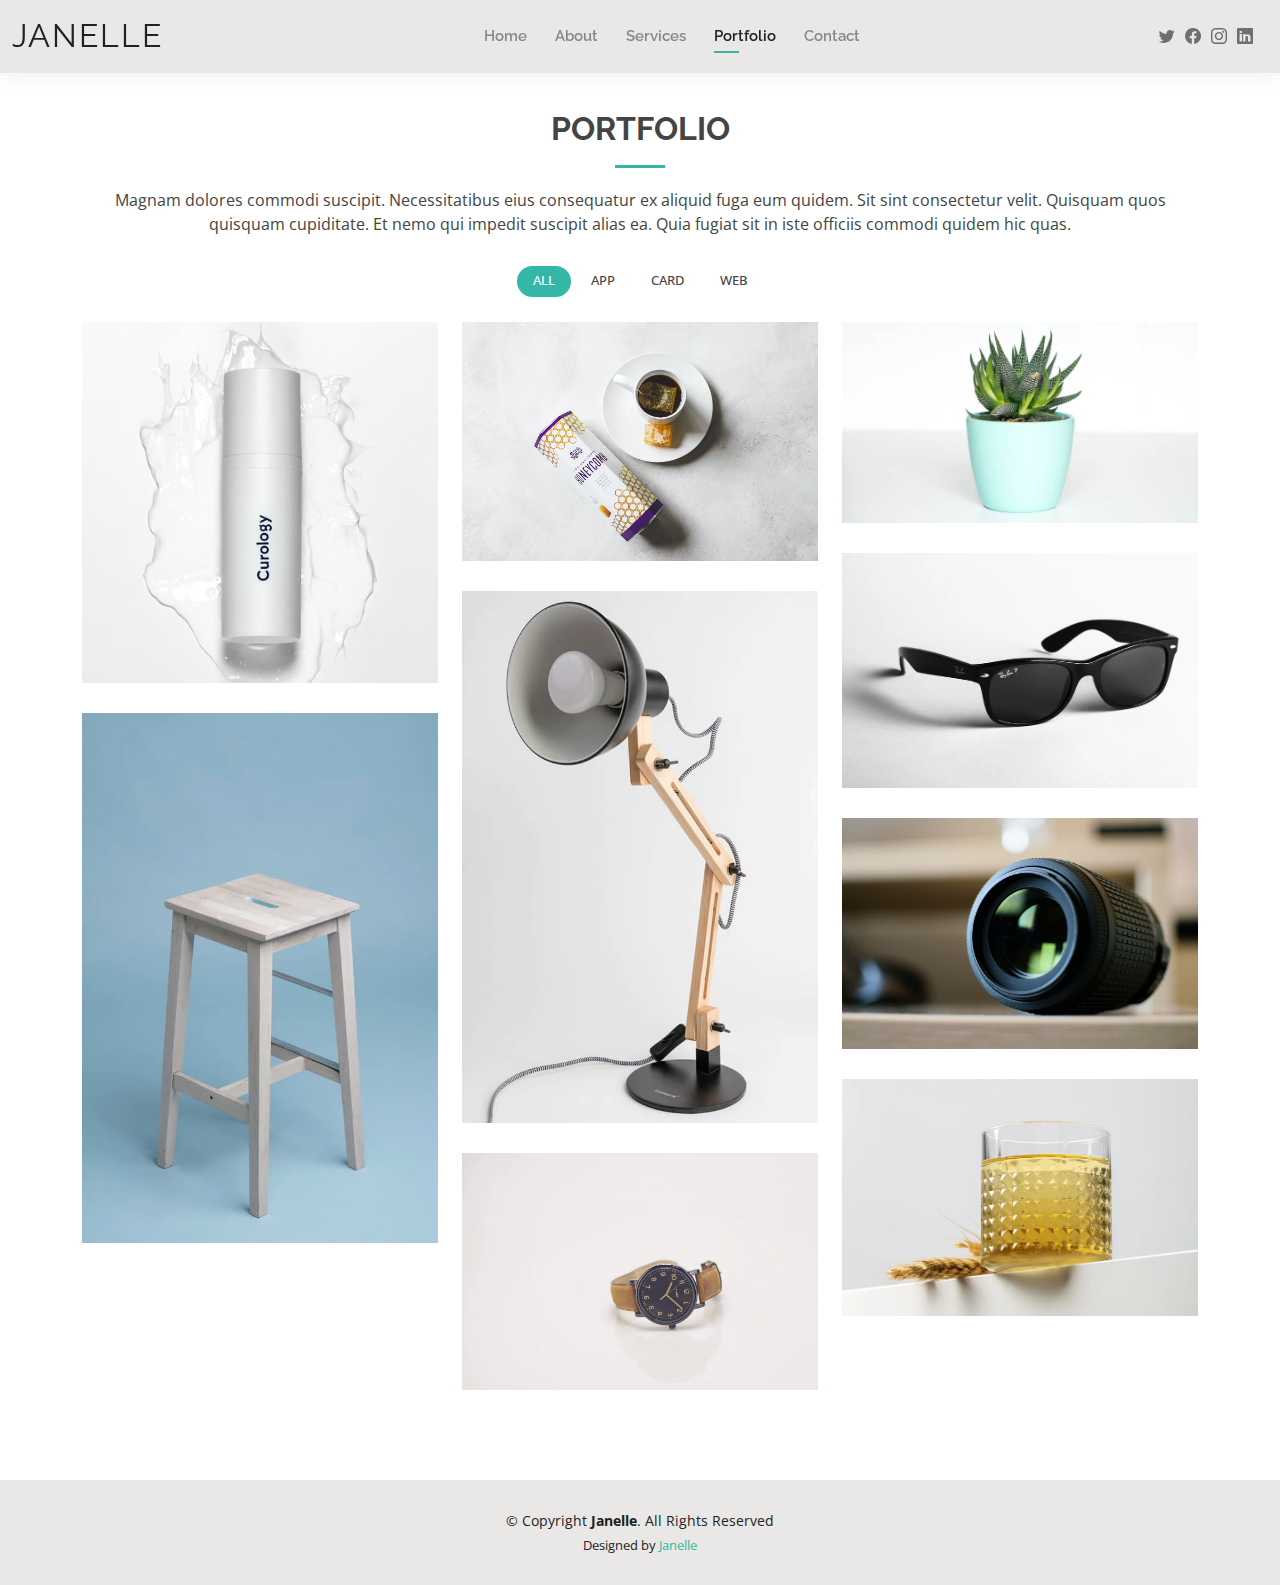
<file: portfolio.html>
<!DOCTYPE html>
<html lang="en">

<head>
  <meta charset="utf-8">
  <meta content="width=device-width, initial-scale=1.0" name="viewport">

  <title>Janelle Udeme Akpan</title>
  <meta content="" name="description">
  <meta content="" name="keywords">

  <!-- Favicons -->
  <link href="assets/img/favicon.png" rel="icon">
  <link href="assets/img/apple-touch-icon.png" rel="apple-touch-icon">

  <!-- Google Fonts -->
  <link href="https://fonts.googleapis.com/css?family=Open+Sans:300,300i,400,400i,600,600i,700,700i|Raleway:300,300i,400,400i,500,500i,600,600i,700,700i|Poppins:300,300i,400,400i,500,500i,600,600i,700,700i" rel="stylesheet">

  <!-- Vendor CSS Files -->
  <link href="assets/vendor/aos/aos.css" rel="stylesheet">
  <link href="assets/vendor/bootstrap/css/bootstrap.min.css" rel="stylesheet">
  <link href="assets/vendor/bootstrap-icons/bootstrap-icons.css" rel="stylesheet">
  <link href="assets/vendor/boxicons/css/boxicons.min.css" rel="stylesheet">
  <link href="assets/vendor/glightbox/css/glightbox.min.css" rel="stylesheet">
  <link href="assets/vendor/swiper/swiper-bundle.min.css" rel="stylesheet">

  <!-- Template Main CSS File -->
  <link href="assets/css/style.css" rel="stylesheet">

  <!-- =======================================================
  * Template Name: Kelly
  * Template URL: https://bootstrapmade.com/kelly-free-bootstrap-cv-resume-html-template/
  * Updated: Mar 17 2024 with Bootstrap v5.3.3
  * Author: BootstrapMade.com
  * License: https://bootstrapmade.com/license/
  ======================================================== -->
</head>

<body>

  <!-- ======= Header ======= -->
  <header id="header" class="fixed-top">
    <div class="container-fluid d-flex justify-content-between align-items-center">

      <h1 class="logo me-auto me-lg-0"><a href="index.html">Janelle</a></h1>
      <!-- Uncomment below if you prefer to use an image logo -->
      <!-- <a href="index.html" class="logo"><img src="assets/img/logo.png" alt="" class="img-fluid"></a>-->

      <nav id="navbar" class="navbar order-last order-lg-0">
        <ul>
          <li><a href="index.html">Home</a></li>
          <li><a href="about.html">About</a></li>
          <!-- <li><a href="resume.html">Resume</a></li> -->
          <li><a href="services.html">Services</a></li>
          <li><a class="active" href="portfolio.html">Portfolio</a></li>
          <li><a href="contact.html">Contact</a></li>
        </ul>
        <i class="bi bi-list mobile-nav-toggle"></i>
      </nav><!-- .navbar -->

      <div class="header-social-links">
        <a href="#" class="twitter"><i class="bi bi-twitter"></i></a>
        <a href="#" class="facebook"><i class="bi bi-facebook"></i></a>
        <a href="#" class="instagram"><i class="bi bi-instagram"></i></a>
        <a href="#" class="linkedin"><i class="bi bi-linkedin"></i></i></a>
      </div>

    </div>

  </header><!-- End Header -->

  <main id="main">

    <!-- ======= Portfolio Section ======= -->
    <section id="portfolio" class="portfolio">
      <div class="container" data-aos="fade-up">

        <div class="section-title">
          <h2>Portfolio</h2>
          <p>Magnam dolores commodi suscipit. Necessitatibus eius consequatur ex aliquid fuga eum quidem. Sit sint consectetur velit. Quisquam quos quisquam cupiditate. Et nemo qui impedit suscipit alias ea. Quia fugiat sit in iste officiis commodi quidem hic quas.</p>
        </div>

        <div class="row" data-aos="fade-up" data-aos-delay="100">
          <div class="col-lg-12 d-flex justify-content-center">
            <ul id="portfolio-flters">
              <li data-filter="*" class="filter-active">All</li>
              <li data-filter=".filter-app">App</li>
              <li data-filter=".filter-card">Card</li>
              <li data-filter=".filter-web">Web</li>
            </ul>
          </div>
        </div>

        <div class="row portfolio-container" data-aos="fade-up" data-aos-delay="200">

          <div class="col-lg-4 col-md-6 portfolio-item filter-app">
            <div class="portfolio-wrap">
              <img src="assets/img/portfolio/portfolio-1.jpg" class="img-fluid" alt="">
              <div class="portfolio-info">
                <h4>App 1</h4>
                <p>App</p>
                <div class="portfolio-links">
                  <a href="assets/img/portfolio/portfolio-1.jpg" data-gallery="portfolioGallery" class="portfolio-lightbox" title="App 1"><i class="bx bx-plus"></i></a>
                  <a href="portfolio-details.html" class="portfolio-details-lightbox" data-glightbox="type: external" title="Portfolio Details"><i class="bx bx-link"></i></a>
                </div>
              </div>
            </div>
          </div>

          <div class="col-lg-4 col-md-6 portfolio-item filter-web">
            <div class="portfolio-wrap">
              <img src="assets/img/portfolio/portfolio-2.jpg" class="img-fluid" alt="">
              <div class="portfolio-info">
                <h4>Web 3</h4>
                <p>Web</p>
                <div class="portfolio-links">
                  <a href="assets/img/portfolio/portfolio-2.jpg" data-gallery="portfolioGallery" class="portfolio-lightbox" title="Web 3"><i class="bx bx-plus"></i></a>
                  <a href="portfolio-details.html" class="portfolio-details-lightbox" data-glightbox="type: external" title="Portfolio Details"><i class="bx bx-link"></i></a>
                </div>
              </div>
            </div>
          </div>

          <div class="col-lg-4 col-md-6 portfolio-item filter-app">
            <div class="portfolio-wrap">
              <img src="assets/img/portfolio/portfolio-3.jpg" class="img-fluid" alt="">
              <div class="portfolio-info">
                <h4>App 2</h4>
                <p>App</p>
                <div class="portfolio-links">
                  <a href="assets/img/portfolio/portfolio-3.jpg" data-gallery="portfolioGallery" class="portfolio-lightbox" title="App 2"><i class="bx bx-plus"></i></a>
                  <a href="portfolio-details.html" class="portfolio-details-lightbox" data-glightbox="type: external" title="Portfolio Details"><i class="bx bx-link"></i></a>
                </div>
              </div>
            </div>
          </div>

          <div class="col-lg-4 col-md-6 portfolio-item filter-card">
            <div class="portfolio-wrap">
              <img src="assets/img/portfolio/portfolio-4.jpg" class="img-fluid" alt="">
              <div class="portfolio-info">
                <h4>Card 2</h4>
                <p>Card</p>
                <div class="portfolio-links">
                  <a href="assets/img/portfolio/portfolio-4.jpg" data-gallery="portfolioGallery" class="portfolio-lightbox" title="Card 2"><i class="bx bx-plus"></i></a>
                  <a href="portfolio-details.html" class="portfolio-details-lightbox" data-glightbox="type: external" title="Portfolio Details"><i class="bx bx-link"></i></a>
                </div>
              </div>
            </div>
          </div>

          <div class="col-lg-4 col-md-6 portfolio-item filter-web">
            <div class="portfolio-wrap">
              <img src="assets/img/portfolio/portfolio-5.jpg" class="img-fluid" alt="">
              <div class="portfolio-info">
                <h4>Web 2</h4>
                <p>Web</p>
                <div class="portfolio-links">
                  <a href="assets/img/portfolio/portfolio-5.jpg" data-gallery="portfolioGallery" class="portfolio-lightbox" title="Web 2"><i class="bx bx-plus"></i></a>
                  <a href="portfolio-details.html" class="portfolio-details-lightbox" data-glightbox="type: external" title="Portfolio Details"><i class="bx bx-link"></i></a>
                </div>
              </div>
            </div>
          </div>

          <div class="col-lg-4 col-md-6 portfolio-item filter-app">
            <div class="portfolio-wrap">
              <img src="assets/img/portfolio/portfolio-6.jpg" class="img-fluid" alt="">
              <div class="portfolio-info">
                <h4>App 3</h4>
                <p>App</p>
                <div class="portfolio-links">
                  <a href="assets/img/portfolio/portfolio-6.jpg" data-gallery="portfolioGallery" class="portfolio-lightbox" title="App 3"><i class="bx bx-plus"></i></a>
                  <a href="portfolio-details.html" class="portfolio-details-lightbox" data-glightbox="type: external" title="Portfolio Details"><i class="bx bx-link"></i></a>
                </div>
              </div>
            </div>
          </div>

          <div class="col-lg-4 col-md-6 portfolio-item filter-card">
            <div class="portfolio-wrap">
              <img src="assets/img/portfolio/portfolio-7.jpg" class="img-fluid" alt="">
              <div class="portfolio-info">
                <h4>Card 1</h4>
                <p>Card</p>
                <div class="portfolio-links">
                  <a href="assets/img/portfolio/portfolio-7.jpg" data-gallery="portfolioGallery" class="portfolio-lightbox" title="Card 1"><i class="bx bx-plus"></i></a>
                  <a href="portfolio-details.html" class="portfolio-details-lightbox" data-glightbox="type: external" title="Portfolio Details"><i class="bx bx-link"></i></a>
                </div>
              </div>
            </div>
          </div>

          <div class="col-lg-4 col-md-6 portfolio-item filter-card">
            <div class="portfolio-wrap">
              <img src="assets/img/portfolio/portfolio-8.jpg" class="img-fluid" alt="">
              <div class="portfolio-info">
                <h4>Card 3</h4>
                <p>Card</p>
                <div class="portfolio-links">
                  <a href="assets/img/portfolio/portfolio-8.jpg" data-gallery="portfolioGallery" class="portfolio-lightbox" title="Card 3"><i class="bx bx-plus"></i></a>
                  <a href="portfolio-details.html" class="portfolio-details-lightbox" data-glightbox="type: external" title="Portfolio Details"><i class="bx bx-link"></i></a>
                </div>
              </div>
            </div>
          </div>

          <div class="col-lg-4 col-md-6 portfolio-item filter-web">
            <div class="portfolio-wrap">
              <img src="assets/img/portfolio/portfolio-9.jpg" class="img-fluid" alt="">
              <div class="portfolio-info">
                <h4>Web 3</h4>
                <p>Web</p>
                <div class="portfolio-links">
                  <a href="assets/img/portfolio/portfolio-9.jpg" data-gallery="portfolioGallery" class="portfolio-lightbox" title="Web 3"><i class="bx bx-plus"></i></a>
                  <a href="portfolio-details.html" class="portfolio-details-lightbox" data-glightbox="type: external" title="Portfolio Details"><i class="bx bx-link"></i></a>
                </div>
              </div>
            </div>
          </div>

        </div>

      </div>
    </section><!-- End Portfolio Section -->

  </main><!-- End #main -->

  <!-- ======= Footer ======= -->
  <footer id="footer">
    <div class="container">
      <div class="copyright">
        &copy; Copyright <strong><span>Janelle</span></strong>. All Rights Reserved
      </div>
      <div class="credits">
        <!-- All the links in the footer should remain intact. -->
        <!-- You can delete the links only if you purchased the pro version. -->
        <!-- Licensing information: https://bootstrapmade.com/license/ -->
        <!-- Purchase the pro version with working PHP/AJAX contact form: https://bootstrapmade.com/kelly-free-bootstrap-cv-resume-html-template/ -->
        Designed by <a href="https://bootstrapmade.com/">Janelle</a>
      </div>
    </div>
  </footer><!-- End  Footer -->

  <div id="preloader"></div>
  <a href="#" class="back-to-top d-flex align-items-center justify-content-center"><i class="bi bi-arrow-up-short"></i></a>

  <!-- Vendor JS Files -->
  <script src="assets/vendor/purecounter/purecounter_vanilla.js"></script>
  <script src="assets/vendor/aos/aos.js"></script>
  <script src="assets/vendor/bootstrap/js/bootstrap.bundle.min.js"></script>
  <script src="assets/vendor/glightbox/js/glightbox.min.js"></script>
  <script src="assets/vendor/isotope-layout/isotope.pkgd.min.js"></script>
  <script src="assets/vendor/swiper/swiper-bundle.min.js"></script>
  <script src="assets/vendor/waypoints/noframework.waypoints.js"></script>
  <script src="assets/vendor/php-email-form/validate.js"></script>

  <!-- Template Main JS File -->
  <script src="assets/js/main.js"></script>

</body>

</html>
</file>
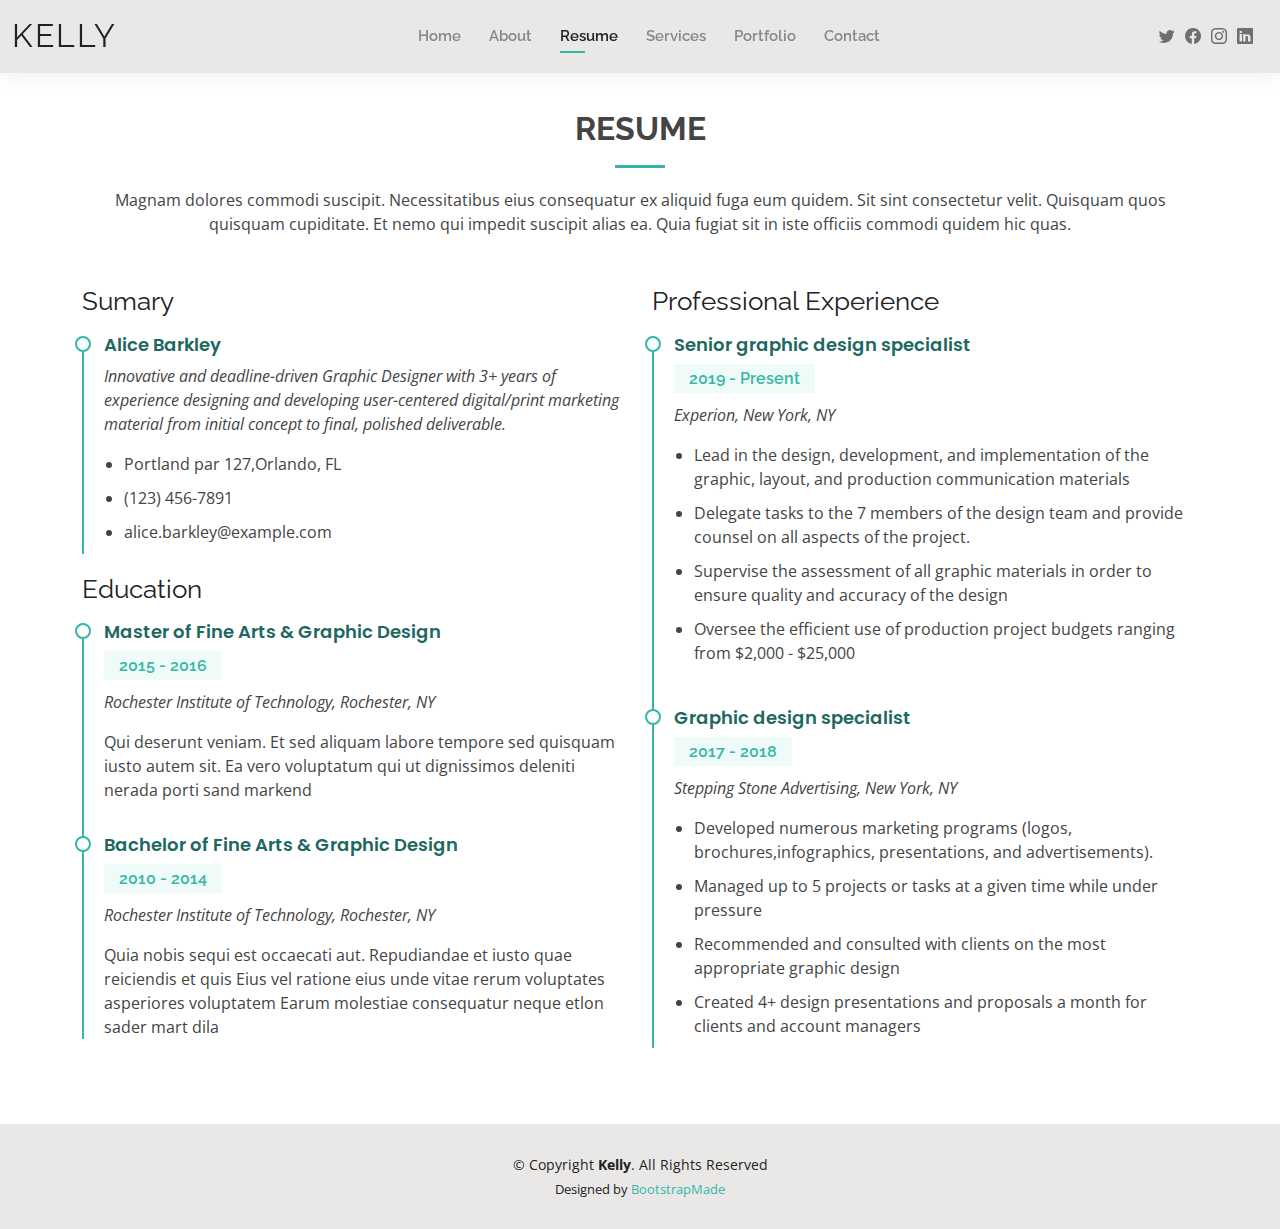
<file: resume.html>
<!DOCTYPE html>
<html lang="en">

<head>
  <meta charset="utf-8">
  <meta content="width=device-width, initial-scale=1.0" name="viewport">

  <title>Resume - Kelly Bootstrap Template</title>
  <meta content="" name="description">
  <meta content="" name="keywords">

  <!-- Favicons -->
  <link href="assets/img/favicon.png" rel="icon">
  <link href="assets/img/apple-touch-icon.png" rel="apple-touch-icon">

  <!-- Google Fonts -->
  <link href="https://fonts.googleapis.com/css?family=Open+Sans:300,300i,400,400i,600,600i,700,700i|Raleway:300,300i,400,400i,500,500i,600,600i,700,700i|Poppins:300,300i,400,400i,500,500i,600,600i,700,700i" rel="stylesheet">

  <!-- Vendor CSS Files -->
  <link href="assets/vendor/aos/aos.css" rel="stylesheet">
  <link href="assets/vendor/bootstrap/css/bootstrap.min.css" rel="stylesheet">
  <link href="assets/vendor/bootstrap-icons/bootstrap-icons.css" rel="stylesheet">
  <link href="assets/vendor/boxicons/css/boxicons.min.css" rel="stylesheet">
  <link href="assets/vendor/glightbox/css/glightbox.min.css" rel="stylesheet">
  <link href="assets/vendor/swiper/swiper-bundle.min.css" rel="stylesheet">

  <!-- Template Main CSS File -->
  <link href="assets/css/style.css" rel="stylesheet">

  <!-- =======================================================
  * Template Name: Kelly
  * Template URL: https://bootstrapmade.com/kelly-free-bootstrap-cv-resume-html-template/
  * Updated: Mar 17 2024 with Bootstrap v5.3.3
  * Author: BootstrapMade.com
  * License: https://bootstrapmade.com/license/
  ======================================================== -->
</head>

<body>

  <!-- ======= Header ======= -->
  <header id="header" class="fixed-top">
    <div class="container-fluid d-flex justify-content-between align-items-center">

      <h1 class="logo me-auto me-lg-0"><a href="index.html">Kelly</a></h1>
      <!-- Uncomment below if you prefer to use an image logo -->
      <!-- <a href="index.html" class="logo"><img src="assets/img/logo.png" alt="" class="img-fluid"></a>-->

      <nav id="navbar" class="navbar order-last order-lg-0">
        <ul>
          <li><a href="index.html">Home</a></li>
          <li><a href="about.html">About</a></li>
          <li><a class="active" href="resume.html">Resume</a></li>
          <li><a href="services.html">Services</a></li>
          <li><a href="portfolio.html">Portfolio</a></li>
          <li><a href="contact.html">Contact</a></li>
        </ul>
        <i class="bi bi-list mobile-nav-toggle"></i>
      </nav><!-- .navbar -->

      <div class="header-social-links">
        <a href="#" class="twitter"><i class="bi bi-twitter"></i></a>
        <a href="#" class="facebook"><i class="bi bi-facebook"></i></a>
        <a href="#" class="instagram"><i class="bi bi-instagram"></i></a>
        <a href="#" class="linkedin"><i class="bi bi-linkedin"></i></i></a>
      </div>

    </div>

  </header><!-- End Header -->

  <main id="main">

    <!-- ======= Resume Section ======= -->
    <section id="resume" class="resume">
      <div class="container" data-aos="fade-up">

        <div class="section-title">
          <h2>Resume</h2>
          <p>Magnam dolores commodi suscipit. Necessitatibus eius consequatur ex aliquid fuga eum quidem. Sit sint consectetur velit. Quisquam quos quisquam cupiditate. Et nemo qui impedit suscipit alias ea. Quia fugiat sit in iste officiis commodi quidem hic quas.</p>
        </div>

        <div class="row">
          <div class="col-lg-6">
            <h3 class="resume-title">Sumary</h3>
            <div class="resume-item pb-0">
              <h4>Alice Barkley</h4>
              <p><em>Innovative and deadline-driven Graphic Designer with 3+ years of experience designing and developing user-centered digital/print marketing material from initial concept to final, polished deliverable.</em></p>
              <p>
              <ul>
                <li>Portland par 127,Orlando, FL</li>
                <li>(123) 456-7891</li>
                <li>alice.barkley@example.com</li>
              </ul>
              </p>
            </div>

            <h3 class="resume-title">Education</h3>
            <div class="resume-item">
              <h4>Master of Fine Arts &amp; Graphic Design</h4>
              <h5>2015 - 2016</h5>
              <p><em>Rochester Institute of Technology, Rochester, NY</em></p>
              <p>Qui deserunt veniam. Et sed aliquam labore tempore sed quisquam iusto autem sit. Ea vero voluptatum qui ut dignissimos deleniti nerada porti sand markend</p>
            </div>
            <div class="resume-item">
              <h4>Bachelor of Fine Arts &amp; Graphic Design</h4>
              <h5>2010 - 2014</h5>
              <p><em>Rochester Institute of Technology, Rochester, NY</em></p>
              <p>Quia nobis sequi est occaecati aut. Repudiandae et iusto quae reiciendis et quis Eius vel ratione eius unde vitae rerum voluptates asperiores voluptatem Earum molestiae consequatur neque etlon sader mart dila</p>
            </div>
          </div>
          <div class="col-lg-6">
            <h3 class="resume-title">Professional Experience</h3>
            <div class="resume-item">
              <h4>Senior graphic design specialist</h4>
              <h5>2019 - Present</h5>
              <p><em>Experion, New York, NY </em></p>
              <p>
              <ul>
                <li>Lead in the design, development, and implementation of the graphic, layout, and production communication materials</li>
                <li>Delegate tasks to the 7 members of the design team and provide counsel on all aspects of the project. </li>
                <li>Supervise the assessment of all graphic materials in order to ensure quality and accuracy of the design</li>
                <li>Oversee the efficient use of production project budgets ranging from $2,000 - $25,000</li>
              </ul>
              </p>
            </div>
            <div class="resume-item">
              <h4>Graphic design specialist</h4>
              <h5>2017 - 2018</h5>
              <p><em>Stepping Stone Advertising, New York, NY</em></p>
              <p>
              <ul>
                <li>Developed numerous marketing programs (logos, brochures,infographics, presentations, and advertisements).</li>
                <li>Managed up to 5 projects or tasks at a given time while under pressure</li>
                <li>Recommended and consulted with clients on the most appropriate graphic design</li>
                <li>Created 4+ design presentations and proposals a month for clients and account managers</li>
              </ul>
              </p>
            </div>
          </div>
        </div>

      </div>
    </section><!-- End Resume Section -->

  </main><!-- End #main -->

  <!-- ======= Footer ======= -->
  <footer id="footer">
    <div class="container">
      <div class="copyright">
        &copy; Copyright <strong><span>Kelly</span></strong>. All Rights Reserved
      </div>
      <div class="credits">
        <!-- All the links in the footer should remain intact. -->
        <!-- You can delete the links only if you purchased the pro version. -->
        <!-- Licensing information: https://bootstrapmade.com/license/ -->
        <!-- Purchase the pro version with working PHP/AJAX contact form: https://bootstrapmade.com/kelly-free-bootstrap-cv-resume-html-template/ -->
        Designed by <a href="https://bootstrapmade.com/">BootstrapMade</a>
      </div>
    </div>
  </footer><!-- End  Footer -->

  <div id="preloader"></div>
  <a href="#" class="back-to-top d-flex align-items-center justify-content-center"><i class="bi bi-arrow-up-short"></i></a>

  <!-- Vendor JS Files -->
  <script src="assets/vendor/purecounter/purecounter_vanilla.js"></script>
  <script src="assets/vendor/aos/aos.js"></script>
  <script src="assets/vendor/bootstrap/js/bootstrap.bundle.min.js"></script>
  <script src="assets/vendor/glightbox/js/glightbox.min.js"></script>
  <script src="assets/vendor/isotope-layout/isotope.pkgd.min.js"></script>
  <script src="assets/vendor/swiper/swiper-bundle.min.js"></script>
  <script src="assets/vendor/waypoints/noframework.waypoints.js"></script>
  <script src="assets/vendor/php-email-form/validate.js"></script>

  <!-- Template Main JS File -->
  <script src="assets/js/main.js"></script>

</body>

</html>
</file>
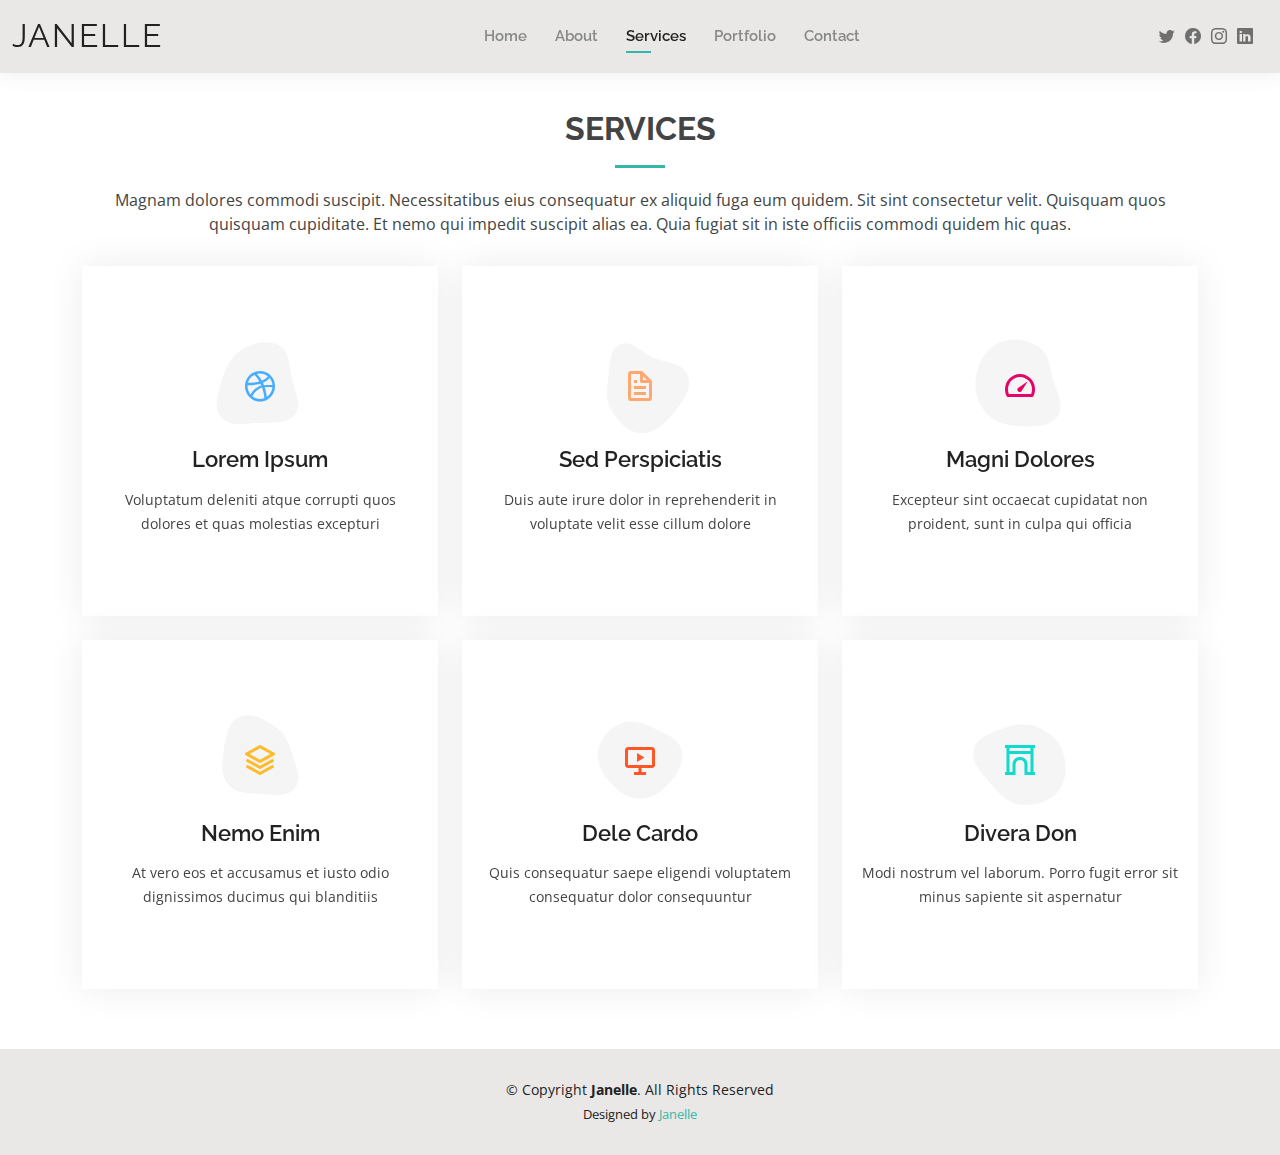
<file: services.html>
<!DOCTYPE html>
<html lang="en">

<head>
  <meta charset="utf-8">
  <meta content="width=device-width, initial-scale=1.0" name="viewport">

  <title>Janelle Udeme Akpan </title>
  <meta content="" name="description">
  <meta content="" name="keywords">

  <!-- Favicons -->
  <link href="assets/img/favicon.png" rel="icon">
  <link href="assets/img/apple-touch-icon.png" rel="apple-touch-icon">

  <!-- Google Fonts -->
  <link href="https://fonts.googleapis.com/css?family=Open+Sans:300,300i,400,400i,600,600i,700,700i|Raleway:300,300i,400,400i,500,500i,600,600i,700,700i|Poppins:300,300i,400,400i,500,500i,600,600i,700,700i" rel="stylesheet">

  <!-- Vendor CSS Files -->
  <link href="assets/vendor/aos/aos.css" rel="stylesheet">
  <link href="assets/vendor/bootstrap/css/bootstrap.min.css" rel="stylesheet">
  <link href="assets/vendor/bootstrap-icons/bootstrap-icons.css" rel="stylesheet">
  <link href="assets/vendor/boxicons/css/boxicons.min.css" rel="stylesheet">
  <link href="assets/vendor/glightbox/css/glightbox.min.css" rel="stylesheet">
  <link href="assets/vendor/swiper/swiper-bundle.min.css" rel="stylesheet">

  <!-- Template Main CSS File -->
  <link href="assets/css/style.css" rel="stylesheet">

  <!-- =======================================================
  * Template Name: Kelly
  * Template URL: https://bootstrapmade.com/kelly-free-bootstrap-cv-resume-html-template/
  * Updated: Mar 17 2024 with Bootstrap v5.3.3
  * Author: BootstrapMade.com
  * License: https://bootstrapmade.com/license/
  ======================================================== -->
</head>

<body>

  <!-- ======= Header ======= -->
  <header id="header" class="fixed-top">
    <div class="container-fluid d-flex justify-content-between align-items-center">

      <h1 class="logo me-auto me-lg-0"><a href="index.html">Janelle</a></h1>
      <!-- Uncomment below if you prefer to use an image logo -->
      <!-- <a href="index.html" class="logo"><img src="assets/img/logo.png" alt="" class="img-fluid"></a>-->

      <nav id="navbar" class="navbar order-last order-lg-0">
        <ul>
          <li><a href="index.html">Home</a></li>
          <li><a href="about.html">About</a></li>
          <!-- <li><a href="resume.html">Resume</a></li> -->
          <li><a class="active" href="services.html">Services</a></li>
          <li><a href="portfolio.html">Portfolio</a></li>
          <li><a href="contact.html">Contact</a></li>
        </ul>
        <i class="bi bi-list mobile-nav-toggle"></i>
      </nav><!-- .navbar -->

      <div class="header-social-links">
        <a href="#" class="twitter"><i class="bi bi-twitter"></i></a>
        <a href="#" class="facebook"><i class="bi bi-facebook"></i></a>
        <a href="#" class="instagram"><i class="bi bi-instagram"></i></a>
        <a href="#" class="linkedin"><i class="bi bi-linkedin"></i></i></a>
      </div>

    </div>

  </header><!-- End Header -->

  <main id="main">

    <!-- ======= Services Section ======= -->
    <section id="services" class="services">
      <div class="container" data-aos="fade-up">

        <div class="section-title">
          <h2>Services</h2>
          <p>Magnam dolores commodi suscipit. Necessitatibus eius consequatur ex aliquid fuga eum quidem. Sit sint consectetur velit. Quisquam quos quisquam cupiditate. Et nemo qui impedit suscipit alias ea. Quia fugiat sit in iste officiis commodi quidem hic quas.</p>
        </div>

        <div class="row">
          <div class="col-lg-4 col-md-6 d-flex align-items-stretch" data-aos="zoom-in" data-aos-delay="100">
            <div class="icon-box iconbox-blue">
              <div class="icon">
                <svg width="100" height="100" viewBox="0 0 600 600" xmlns="http://www.w3.org/2000/svg">
                  <path stroke="none" stroke-width="0" fill="#f5f5f5" d="M300,521.0016835830174C376.1290562159157,517.8887921683347,466.0731472004068,529.7835943286574,510.70327084640275,468.03025145048787C554.3714126377745,407.6079735673963,508.03601936045806,328.9844924480964,491.2728898941984,256.3432110539036C474.5976632858925,184.082847569629,479.9380746630129,96.60480741107993,416.23090153303,58.64404602377083C348.86323505073057,18.502131276798302,261.93793281208167,40.57373210992963,193.5410806939664,78.93577620505333C130.42746243093433,114.334589627462,98.30271207620316,179.96522072025542,76.75703585869454,249.04625023123273C51.97151888228291,328.5150500222984,13.704378332031375,421.85034740162234,66.52175969318436,486.19268352777647C119.04800174914682,550.1803526380478,217.28368757567262,524.383925680826,300,521.0016835830174"></path>
                </svg>
                <i class="bx bxl-dribbble"></i>
              </div>
              <h4><a href="">Lorem Ipsum</a></h4>
              <p>Voluptatum deleniti atque corrupti quos dolores et quas molestias excepturi</p>
            </div>
          </div>

          <div class="col-lg-4 col-md-6 d-flex align-items-stretch mt-4 mt-md-0" data-aos="zoom-in" data-aos-delay="200">
            <div class="icon-box iconbox-orange ">
              <div class="icon">
                <svg width="100" height="100" viewBox="0 0 600 600" xmlns="http://www.w3.org/2000/svg">
                  <path stroke="none" stroke-width="0" fill="#f5f5f5" d="M300,582.0697525312426C382.5290701553225,586.8405444964366,449.9789794690241,525.3245884688669,502.5850820975895,461.55621195738473C556.606425686781,396.0723002908107,615.8543463187945,314.28637112970534,586.6730223649479,234.56875336149918C558.9533121215079,158.8439757836574,454.9685369536778,164.00468322053177,381.49747125262974,130.76875717737553C312.15926192815925,99.40240125094834,248.97055460311594,18.661163978235184,179.8680185752513,50.54337015887873C110.5421016452524,82.52863877960104,119.82277516462835,180.83849132639028,109.12597500060166,256.43424936330496C100.08760227029461,320.3096726198365,92.17705696193138,384.0621239912766,124.79988738764834,439.7174275375508C164.83382741302287,508.01625554203684,220.96474134820875,577.5009287672846,300,582.0697525312426"></path>
                </svg>
                <i class="bx bx-file"></i>
              </div>
              <h4><a href="">Sed Perspiciatis</a></h4>
              <p>Duis aute irure dolor in reprehenderit in voluptate velit esse cillum dolore</p>
            </div>
          </div>

          <div class="col-lg-4 col-md-6 d-flex align-items-stretch mt-4 mt-lg-0" data-aos="zoom-in" data-aos-delay="300">
            <div class="icon-box iconbox-pink">
              <div class="icon">
                <svg width="100" height="100" viewBox="0 0 600 600" xmlns="http://www.w3.org/2000/svg">
                  <path stroke="none" stroke-width="0" fill="#f5f5f5" d="M300,541.5067337569781C382.14930387511276,545.0595476570109,479.8736841581634,548.3450877840088,526.4010558755058,480.5488172755941C571.5218469581645,414.80211281144784,517.5187510058486,332.0715597781072,496.52539010469104,255.14436215662573C477.37192572678356,184.95920475031193,473.57363656557914,105.61284051026155,413.0603344069578,65.22779650032875C343.27470386102294,18.654635553484475,251.2091493199835,5.337323636656869,175.0934190732945,40.62881213300186C97.87086631185822,76.43348514350839,51.98124368387456,156.15599469081315,36.44837278890362,239.84606092416172C21.716077023791087,319.22268207091537,43.775223500013084,401.1760424656574,96.891909868211,461.97329694683043C147.22146801428983,519.5804099606455,223.5754009179313,538.201503339737,300,541.5067337569781"></path>
                </svg>
                <i class="bx bx-tachometer"></i>
              </div>
              <h4><a href="">Magni Dolores</a></h4>
              <p>Excepteur sint occaecat cupidatat non proident, sunt in culpa qui officia</p>
            </div>
          </div>

          <div class="col-lg-4 col-md-6 d-flex align-items-stretch mt-4" data-aos="zoom-in" data-aos-delay="100">
            <div class="icon-box iconbox-yellow">
              <div class="icon">
                <svg width="100" height="100" viewBox="0 0 600 600" xmlns="http://www.w3.org/2000/svg">
                  <path stroke="none" stroke-width="0" fill="#f5f5f5" d="M300,503.46388370962813C374.79870501325706,506.71871716319447,464.8034551963731,527.1746412648533,510.4981551193396,467.86667711651364C555.9287308511215,408.9015244558933,512.6030010748507,327.5744911775523,490.211057578863,256.5855673507754C471.097692560561,195.9906835881958,447.69079081568157,138.11976852964426,395.19560036434837,102.3242989838813C329.3053358748298,57.3949838291264,248.02791733380457,8.279543830951368,175.87071277845988,42.242879143198664C103.41431057327972,76.34704239035025,93.79494320519305,170.9812938413882,81.28167332365135,250.07896920659033C70.17666984294237,320.27484674793965,64.84698225790005,396.69656628748305,111.28512138212992,450.4950937839243C156.20124167950087,502.5303643271138,231.32542653798444,500.4755392045468,300,503.46388370962813"></path>
                </svg>
                <i class="bx bx-layer"></i>
              </div>
              <h4><a href="">Nemo Enim</a></h4>
              <p>At vero eos et accusamus et iusto odio dignissimos ducimus qui blanditiis</p>
            </div>
          </div>

          <div class="col-lg-4 col-md-6 d-flex align-items-stretch mt-4" data-aos="zoom-in" data-aos-delay="200">
            <div class="icon-box iconbox-red">
              <div class="icon">
                <svg width="100" height="100" viewBox="0 0 600 600" xmlns="http://www.w3.org/2000/svg">
                  <path stroke="none" stroke-width="0" fill="#f5f5f5" d="M300,532.3542879108572C369.38199826031484,532.3153073249985,429.10787420159085,491.63046689027357,474.5244479745417,439.17860296908856C522.8885846962883,383.3225815378663,569.1668002868075,314.3205725914397,550.7432151929288,242.7694973846089C532.6665558377875,172.5657663291529,456.2379748765914,142.6223662098291,390.3689995646985,112.34683881706744C326.66090330228417,83.06452184765237,258.84405631176094,53.51806209861945,193.32584062364296,78.48882559362697C121.61183558270385,105.82097193414197,62.805066853699245,167.19869350419734,48.57481801355237,242.6138429142374C34.843463184063346,315.3850353017275,76.69343916112496,383.4422959591041,125.22947124332185,439.3748458443577C170.7312796277747,491.8107796887764,230.57421082200815,532.3932930995766,300,532.3542879108572"></path>
                </svg>
                <i class="bx bx-slideshow"></i>
              </div>
              <h4><a href="">Dele Cardo</a></h4>
              <p>Quis consequatur saepe eligendi voluptatem consequatur dolor consequuntur</p>
            </div>
          </div>

          <div class="col-lg-4 col-md-6 d-flex align-items-stretch mt-4" data-aos="zoom-in" data-aos-delay="300">
            <div class="icon-box iconbox-teal">
              <div class="icon">
                <svg width="100" height="100" viewBox="0 0 600 600" xmlns="http://www.w3.org/2000/svg">
                  <path stroke="none" stroke-width="0" fill="#f5f5f5" d="M300,566.797414625762C385.7384707136149,576.1784315230908,478.7894351017131,552.8928747891023,531.9192734346935,484.94944893311C584.6109503024035,417.5663521118492,582.489472248146,322.67544863468447,553.9536738515405,242.03673114598146C529.1557734026468,171.96086150256528,465.24506316201064,127.66468636344209,395.9583748389544,100.7403814666027C334.2173773831606,76.7482773500951,269.4350130405921,84.62216499799875,207.1952322260088,107.2889140133804C132.92018162631612,134.33871894543012,41.79353780512637,160.00259165414826,22.644507872594943,236.69541883565114C3.319112789854554,314.0945973066697,72.72355303640163,379.243833228382,124.04198916343866,440.3218312028393C172.9286146004772,498.5055451809895,224.45579914871206,558.5317968840102,300,566.797414625762"></path>
                </svg>
                <i class="bx bx-arch"></i>
              </div>
              <h4><a href="">Divera Don</a></h4>
              <p>Modi nostrum vel laborum. Porro fugit error sit minus sapiente sit aspernatur</p>
            </div>
          </div>

        </div>

      </div>
    </section><!-- End Services Section -->

  </main><!-- End #main -->

  <!-- ======= Footer ======= -->
  <footer id="footer">
    <div class="container">
      <div class="copyright">
        &copy; Copyright <strong><span>Janelle</span></strong>. All Rights Reserved
      </div>
      <div class="credits">
        <!-- All the links in the footer should remain intact. -->
        <!-- You can delete the links only if you purchased the pro version. -->
        <!-- Licensing information: https://bootstrapmade.com/license/ -->
        <!-- Purchase the pro version with working PHP/AJAX contact form: https://bootstrapmade.com/kelly-free-bootstrap-cv-resume-html-template/ -->
        Designed by <a href="https://bootstrapmade.com/">Janelle</a>
      </div>
    </div>
  </footer><!-- End  Footer -->

  <div id="preloader"></div>
  <a href="#" class="back-to-top d-flex align-items-center justify-content-center"><i class="bi bi-arrow-up-short"></i></a>

  <!-- Vendor JS Files -->
  <script src="assets/vendor/purecounter/purecounter_vanilla.js"></script>
  <script src="assets/vendor/aos/aos.js"></script>
  <script src="assets/vendor/bootstrap/js/bootstrap.bundle.min.js"></script>
  <script src="assets/vendor/glightbox/js/glightbox.min.js"></script>
  <script src="assets/vendor/isotope-layout/isotope.pkgd.min.js"></script>
  <script src="assets/vendor/swiper/swiper-bundle.min.js"></script>
  <script src="assets/vendor/waypoints/noframework.waypoints.js"></script>
  <script src="assets/vendor/php-email-form/validate.js"></script>

  <!-- Template Main JS File -->
  <script src="assets/js/main.js"></script>

</body>

</html>
</file>
<file: assets/css/style.css>
/**
* Template Name: Kelly
* Template URL: https://bootstrapmade.com/kelly-free-bootstrap-cv-resume-html-template/
* Updated: Mar 17 2024 with Bootstrap v5.3.3
* Author: BootstrapMade.com
* License: https://bootstrapmade.com/license/
*/

/*--------------------------------------------------------------
# General
--------------------------------------------------------------*/
body {
  font-family: "Open Sans", sans-serif;
  color: #444444;
}

a {
  color: #34b7a7;
  text-decoration: none;
}

a:hover {
  color: #51cdbe;
  text-decoration: none;
}

h1,
h2,
h3,
h4,
h5,
h6 {
  font-family: "Raleway", sans-serif;
}

#main {
  margin-top: 50px;
}

@media (max-width: 992px) {
  #main {
    margin-top: 30px;
  }
}

/*--------------------------------------------------------------
# Preloader
--------------------------------------------------------------*/
#preloader {
  position: fixed;
  top: 0;
  left: 0;
  right: 0;
  bottom: 0;
  z-index: 9999;
  overflow: hidden;
  background: #fff;
}

#preloader:before {
  content: "";
  position: fixed;
  top: calc(50% - 30px);
  left: calc(50% - 30px);
  border: 6px solid #34b7a7;
  border-top-color: #dcf5f2;
  border-radius: 50%;
  width: 60px;
  height: 60px;
  animation: animate-preloader 1s linear infinite;
}

@keyframes animate-preloader {
  0% {
    transform: rotate(0deg);
  }

  100% {
    transform: rotate(360deg);
  }
}

/*--------------------------------------------------------------
# Back to top button
--------------------------------------------------------------*/
.back-to-top {
  position: fixed;
  visibility: hidden;
  opacity: 0;
  right: 15px;
  bottom: 15px;
  z-index: 996;
  background: #34b7a7;
  width: 40px;
  height: 40px;
  border-radius: 50px;
  transition: all 0.4s;
}

.back-to-top i {
  font-size: 24px;
  color: #fff;
  line-height: 0;
}

.back-to-top:hover {
  background: #49cbbb;
  color: #fff;
}

.back-to-top.active {
  visibility: visible;
  opacity: 1;
}

/*--------------------------------------------------------------
# Header
--------------------------------------------------------------*/
#header {
  background: #e9e8e6;
  box-shadow: 0px 0px 25px 0 rgba(0, 0, 0, 0.08);
  z-index: 997;
  padding: 15px 0;
}

#header .logo {
  font-size: 32px;
  margin: 0;
  padding: 0;
  line-height: 1;
  font-weight: 400;
  letter-spacing: 2px;
  text-transform: uppercase;
}

#header .logo a {
  color: #222222;
}

#header .logo img {
  max-height: 40px;
}

@media (max-width: 992px) {
  #header .logo {
    font-size: 28px;
  }
}

/*--------------------------------------------------------------
# Header Social Links
--------------------------------------------------------------*/
.header-social-links {
  padding-right: 15px;
}

.header-social-links a {
  color: #6f6f6f;
  padding-left: 6px;
  display: inline-block;
  line-height: 0px;
  transition: 0.3s;
  font-size: 16px;
}

.header-social-links a:hover {
  color: #34b7a7;
}

/*--------------------------------------------------------------
# Navigation Menu
--------------------------------------------------------------*/
/**
* Desktop Navigation 
*/
.navbar {
  padding: 0;
}

.navbar ul {
  margin: 0;
  padding: 0;
  display: flex;
  list-style: none;
  align-items: center;
}

.navbar li {
  position: relative;
  padding: 10px 0 10px 28px;
}

.navbar a,
.navbar a:focus {
  display: flex;
  align-items: center;
  justify-content: space-between;
  font-family: "Raleway", sans-serif;
  font-size: 15px;
  font-weight: 600;
  color: #888888;
  white-space: nowrap;
  transition: 0.3s;
  position: relative;
}

.navbar a i,
.navbar a:focus i {
  font-size: 12px;
  line-height: 0;
  margin-left: 5px;
}

.navbar>ul>li>a:before {
  content: "";
  position: absolute;
  width: 0;
  height: 2px;
  bottom: -5px;
  left: 0;
  background-color: #34b7a7;
  visibility: hidden;
  width: 0px;
  transition: all 0.3s ease-in-out 0s;
}

.navbar a:hover:before,
.navbar li:hover>a:before,
.navbar .active:before {
  visibility: visible;
  width: 25px;
}

.navbar a:hover,
.navbar .active,
.navbar .active:focus,
.navbar li:hover>a {
  color: #222222;
}

.navbar .dropdown ul {
  display: block;
  position: absolute;
  left: 14px;
  top: calc(100% + 30px);
  margin: 0;
  padding: 10px 0;
  z-index: 99;
  opacity: 0;
  visibility: hidden;
  background: #fff;
  box-shadow: 0px 0px 30px rgba(127, 137, 161, 0.25);
  transition: 0.3s;
  border-radius: 4px;
}

.navbar .dropdown ul li {
  min-width: 200px;
  padding: 0;
}

.navbar .dropdown ul a {
  padding: 10px 20px;
  font-size: 15px;
  text-transform: none;
  font-weight: 600;
}

.navbar .dropdown ul a i {
  font-size: 12px;
}

.navbar .dropdown ul a:hover,
.navbar .dropdown ul .active:hover,
.navbar .dropdown ul li:hover>a {
  color: #34b7a7;
}

.navbar .dropdown:hover>ul {
  opacity: 1;
  top: 100%;
  visibility: visible;
}

.navbar .dropdown .dropdown ul {
  top: 0;
  left: calc(100% - 30px);
  visibility: hidden;
}

.navbar .dropdown .dropdown:hover>ul {
  opacity: 1;
  top: 0;
  left: 100%;
  visibility: visible;
}

@media (max-width: 1366px) {
  .navbar .dropdown .dropdown ul {
    left: -90%;
  }

  .navbar .dropdown .dropdown:hover>ul {
    left: -100%;
  }
}

/**
* Mobile Navigation 
*/
.mobile-nav-toggle {
  color: #222222;
  font-size: 28px;
  cursor: pointer;
  display: none;
  line-height: 0;
  transition: 0.5s;
}

.mobile-nav-toggle.bi-x {
  color: #fff;
}

@media (max-width: 991px) {
  .mobile-nav-toggle {
    display: block;
  }

  .navbar ul {
    display: none;
  }
}

.navbar-mobile {
  position: fixed;
  overflow: hidden;
  top: 0;
  right: 0;
  left: 0;
  bottom: 0;
  background: rgba(9, 9, 9, 0.9);
  transition: 0.3s;
  z-index: 999;
}

.navbar-mobile .mobile-nav-toggle {
  position: absolute;
  top: 15px;
  right: 15px;
}

.navbar-mobile ul {
  display: block;
  position: absolute;
  top: 55px;
  right: 15px;
  bottom: 15px;
  left: 15px;
  padding: 10px 0;
  border-radius: 10px;
  background-color: #fff;
  overflow-y: auto;
  transition: 0.3s;
}

.navbar-mobile a,
.navbar-mobile a:focus {
  font-size: 15px;
  padding-right: 15px;
  color: #222222;
}

.navbar-mobile a:hover,
.navbar-mobile .active,
.navbar-mobile li:hover>a {
  color: #34b7a7;
}

.navbar-mobile .getstarted,
.navbar-mobile .getstarted:focus {
  margin: 15px;
}

.navbar-mobile .dropdown ul {
  position: static;
  display: none;
  margin: 10px 20px;
  padding: 10px 0;
  z-index: 99;
  opacity: 1;
  visibility: visible;
  background: #fff;
  box-shadow: 0px 0px 30px rgba(127, 137, 161, 0.25);
}

.navbar-mobile .dropdown ul li {
  min-width: 200px;
}

.navbar-mobile .dropdown ul a {
  padding: 10px 20px;
}

.navbar-mobile .dropdown ul a i {
  font-size: 12px;
}

.navbar-mobile .dropdown ul a:hover,
.navbar-mobile .dropdown ul .active:hover,
.navbar-mobile .dropdown ul li:hover>a {
  color: #34b7a7;
}

.navbar-mobile .dropdown>.dropdown-active {
  display: block;
}

/*--------------------------------------------------------------
# Hero Section
--------------------------------------------------------------*/
#hero {
  width: 100%;
  height: 100vh;
  background: url("../img/janelle.jpg") top right;
  background-size: cover;
}

#hero .container {
  padding-top: 70px;
  position: relative;
}

@media (max-width: 992px) {
  #hero .container {
    padding-top: 58px;
  }
}

#hero h1 {
  margin: 0;
  font-size: 48px;
  font-weight: 700;
  line-height: 56px;
  color: #222222;
}

#hero h2 {
  color: #6f6f6f;
  margin: 10px 0 0 0;
  font-size: 22px;
}

#hero .btn-about {
  font-family: "Raleway", sans-serif;
  text-transform: uppercase;
  font-weight: 600;
  font-size: 12px;
  letter-spacing: 1px;
  display: inline-block;
  padding: 12px 40px;
  border-radius: 50px;
  transition: 0.5s;
  margin-top: 30px;
  color: #fff;
  background: #34b7a7;
}

#hero .btn-about:hover {
  background: #3dc8b7;
}

@media (min-width: 1024px) {
  #hero {
    background-attachment: fixed;
  }
}

@media (max-width: 992px) {
  #hero:before {
    content: "";
    background: rgba(255, 255, 255, 0.8);
    position: absolute;
    bottom: 0;
    top: 0;
    left: 0;
    right: 0;
  }

  #hero h1 {
    font-size: 28px;
    line-height: 36px;
  }

  #hero h2 {
    font-size: 18px;
    line-height: 24px;
  }
}

/*--------------------------------------------------------------
# Sections General
--------------------------------------------------------------*/
section {
  padding: 60px 0;
}

.section-bg {
  background-color: #e7f8f6;
}

.section-title {
  text-align: center;
  padding-bottom: 30px;
}

.section-title h2 {
  font-size: 32px;
  font-weight: bold;
  text-transform: uppercase;
  margin-bottom: 20px;
  padding-bottom: 20px;
  position: relative;
}

.section-title h2::after {
  content: "";
  position: absolute;
  display: block;
  width: 50px;
  height: 3px;
  background: #34b7a7;
  bottom: 0;
  left: calc(50% - 25px);
}

.section-title p {
  margin-bottom: 0;
}

/*--------------------------------------------------------------
# Cta
--------------------------------------------------------------*/
.cta {
  background: linear-gradient(rgba(0, 0, 0, 0.6), rgba(0, 0, 0, 0.6)), url("../img/bg-1.jpg") fixed center center;
  background-size: cover;
  padding: 80px 0;
}

.cta h3 {
  color: #fff;
  font-size: 28px;
  font-weight: 700;
}

.cta p {
  color: #fff;
}

.cta .cta-btn {
  font-family: "Raleway", sans-serif;
  text-transform: uppercase;
  font-weight: 500;
  font-size: 16px;
  letter-spacing: 1px;
  display: inline-block;
  padding: 8px 20px;
  border-radius: 2px;
  transition: 0.5s;
  margin: 10px;
  border: 2px solid #fff;
  color: #fff;
}

.cta .cta-btn:hover {
  background: #34b7a7;
  border: 2px solid #34b7a7;
}

@media (max-width: 1024px) {
  .cta {
    background-attachment: scroll;
  }
}

@media (min-width: 769px) {
  .cta .cta-btn-container {
    display: flex;
    align-items: center;
    justify-content: flex-end;
  }
}

/*--------------------------------------------------------------
# About
--------------------------------------------------------------*/
.about .content h3 {
  font-weight: 700;
  font-size: 26px;
  color: #555555;
}

.about .content ul {
  list-style: none;
  padding: 0;
}

.about .content ul li {
  padding-bottom: 10px;
}

.about .content ul i {
  font-size: 20px;
  padding-right: 2px;
  color: #34b7a7;
}

.about .content p:last-child {
  margin-bottom: 0;
}

/*--------------------------------------------------------------
# Skills
--------------------------------------------------------------*/
.skills .progress {
  height: 60px;
  display: block;
  background: none;
  border-radius: 0;
}

.skills .progress .skill {
  padding: 10px 0;
  margin: 0 0 6px 0;
  text-transform: uppercase;
  display: block;
  font-weight: 600;
  font-family: "Poppins", sans-serif;
  color: #222222;
}

.skills .progress .skill .val {
  float: right;
  font-style: normal;
}

.skills .progress-bar-wrap {
  background: #f3f3f3;
}

.skills .progress-bar {
  width: 1px;
  height: 10px;
  transition: 0.9s;
  background-color: #34b7a7;
}

/*--------------------------------------------------------------
# Facts
--------------------------------------------------------------*/
.facts .counters span {
  font-size: 48px;
  display: block;
  color: #34b7a7;
}

.facts .counters p {
  padding: 0;
  margin: 0 0 20px 0;
  font-family: "Raleway", sans-serif;
  font-size: 14px;
}

/*--------------------------------------------------------------
# Testimonials
--------------------------------------------------------------*/
.testimonials .section-header {
  margin-bottom: 40px;
}

.testimonials .testimonials-carousel,
.testimonials .testimonials-slider {
  overflow: hidden;
}

.testimonials .testimonial-item {
  text-align: center;
}

.testimonials .testimonial-item .testimonial-img {
  width: 120px;
  border-radius: 50%;
  border: 4px solid #fff;
  margin: 0 auto;
}

.testimonials .testimonial-item h3 {
  font-size: 20px;
  font-weight: bold;
  margin: 10px 0 5px 0;
  color: #111;
}

.testimonials .testimonial-item h4 {
  font-size: 14px;
  color: #999;
  margin: 0 0 15px 0;
}

.testimonials .testimonial-item .quote-icon-left,
.testimonials .testimonial-item .quote-icon-right {
  color: #c8efea;
  font-size: 26px;
}

.testimonials .testimonial-item .quote-icon-left {
  display: inline-block;
  left: -5px;
  position: relative;
}

.testimonials .testimonial-item .quote-icon-right {
  display: inline-block;
  right: -5px;
  position: relative;
  top: 10px;
}

.testimonials .testimonial-item p {
  font-style: italic;
  margin: 0 auto 15px auto;
}

@media (min-width: 992px) {
  .testimonials .testimonial-item p {
    width: 80%;
  }
}

.testimonials .swiper-pagination {
  margin-top: 20px;
  position: relative;
}

.testimonials .swiper-pagination .swiper-pagination-bullet {
  width: 12px;
  height: 12px;
  background-color: #fff;
  opacity: 1;
  border: 1px solid #34b7a7;
}

.testimonials .swiper-pagination .swiper-pagination-bullet-active {
  background-color: #34b7a7;
}

/*--------------------------------------------------------------
# Resume
--------------------------------------------------------------*/
.resume .resume-title {
  font-size: 26px;
  font-weight: 400;
  margin-top: 20px;
  margin-bottom: 20px;
  color: #222222;
}

.resume .resume-item {
  padding: 0 0 20px 20px;
  margin-top: -2px;
  border-left: 2px solid #34b7a7;
  position: relative;
}

.resume .resume-item h4 {
  line-height: 18px;
  font-size: 18px;
  font-weight: 600;
  font-family: "Poppins", sans-serif;
  color: #1d685f;
  margin-bottom: 10px;
}

.resume .resume-item h5 {
  font-size: 16px;
  background: #effbf9;
  padding: 5px 15px;
  display: inline-block;
  font-weight: 600;
  margin-bottom: 10px;
  color: #34b7a7;
}

.resume .resume-item ul {
  padding-left: 20px;
}

.resume .resume-item ul li {
  padding-bottom: 10px;
}

.resume .resume-item:last-child {
  padding-bottom: 0;
}

.resume .resume-item::before {
  content: "";
  position: absolute;
  width: 16px;
  height: 16px;
  border-radius: 50px;
  left: -9px;
  top: 0;
  background: #fff;
  border: 2px solid #34b7a7;
}

/*--------------------------------------------------------------
# Services
--------------------------------------------------------------*/
.services .icon-box {
  text-align: center;
  padding: 70px 20px 80px 20px;
  transition: all ease-in-out 0.3s;
  background: #fff;
  box-shadow: 0px 0 35px 0 rgba(0, 0, 0, 0.08);
}

.services .icon-box .icon {
  margin: 0 auto;
  width: 100px;
  height: 100px;
  display: flex;
  align-items: center;
  justify-content: center;
  transition: ease-in-out 0.3s;
  position: relative;
}

.services .icon-box .icon i {
  font-size: 36px;
  transition: 0.5s;
  position: relative;
}

.services .icon-box .icon svg {
  position: absolute;
  top: 0;
  left: 0;
}

.services .icon-box .icon svg path {
  transition: 0.5s;
  fill: #f5f5f5;
}

.services .icon-box h4 {
  font-weight: 600;
  margin: 10px 0 15px 0;
  font-size: 22px;
}

.services .icon-box h4 a {
  color: #222222;
  transition: ease-in-out 0.3s;
}

.services .icon-box p {
  line-height: 24px;
  font-size: 14px;
  margin-bottom: 0;
}

.services .iconbox-blue i {
  color: #47aeff;
}

.services .iconbox-blue:hover .icon i {
  color: #fff;
}

.services .iconbox-blue:hover .icon path {
  fill: #47aeff;
}

.services .iconbox-orange i {
  color: #ffa76e;
}

.services .iconbox-orange:hover .icon i {
  color: #fff;
}

.services .iconbox-orange:hover .icon path {
  fill: #ffa76e;
}

.services .iconbox-pink i {
  color: #e80368;
}

.services .iconbox-pink:hover .icon i {
  color: #fff;
}

.services .iconbox-pink:hover .icon path {
  fill: #e80368;
}

.services .iconbox-yellow i {
  color: #ffbb2c;
}

.services .iconbox-yellow:hover .icon i {
  color: #fff;
}

.services .iconbox-yellow:hover .icon path {
  fill: #ffbb2c;
}

.services .iconbox-red i {
  color: #ff5828;
}

.services .iconbox-red:hover .icon i {
  color: #fff;
}

.services .iconbox-red:hover .icon path {
  fill: #ff5828;
}

.services .iconbox-teal i {
  color: #11dbcf;
}

.services .iconbox-teal:hover .icon i {
  color: #fff;
}

.services .iconbox-teal:hover .icon path {
  fill: #11dbcf;
}

/*--------------------------------------------------------------
# Portfolio
--------------------------------------------------------------*/
.portfolio .portfolio-item {
  margin-bottom: 30px;
}

.portfolio #portfolio-flters {
  padding: 0;
  margin: 0 auto 20px auto;
  list-style: none;
  text-align: center;
}

.portfolio #portfolio-flters li {
  cursor: pointer;
  display: inline-block;
  padding: 8px 16px 10px 16px;
  font-size: 13px;
  font-weight: 500;
  line-height: 1;
  text-transform: uppercase;
  color: #444444;
  margin-bottom: 5px;
  transition: all 0.3s ease-in-out;
  border-radius: 50px;
}

.portfolio #portfolio-flters li:hover,
.portfolio #portfolio-flters li.filter-active {
  color: #fff;
  background: #34b7a7;
}

.portfolio #portfolio-flters li:last-child {
  margin-right: 0;
}

.portfolio .portfolio-wrap {
  transition: 0.3s;
  position: relative;
  overflow: hidden;
  z-index: 1;
  background: rgba(34, 34, 34, 0.6);
}

.portfolio .portfolio-wrap::before {
  content: "";
  background: rgba(34, 34, 34, 0.6);
  position: absolute;
  left: 0;
  right: 0;
  top: 0;
  bottom: 0;
  transition: all ease-in-out 0.3s;
  z-index: 2;
  opacity: 0;
}

.portfolio .portfolio-wrap img {
  transition: all ease-in-out 0.3s;
}

.portfolio .portfolio-wrap .portfolio-info {
  opacity: 0;
  position: absolute;
  top: 0;
  left: 0;
  right: 0;
  bottom: 0;
  z-index: 3;
  transition: all ease-in-out 0.3s;
  display: flex;
  flex-direction: column;
  justify-content: flex-end;
  align-items: flex-start;
  padding: 20px;
}

.portfolio .portfolio-wrap .portfolio-info h4 {
  font-size: 20px;
  color: #fff;
  font-weight: 600;
}

.portfolio .portfolio-wrap .portfolio-info p {
  color: rgba(255, 255, 255, 0.7);
  font-size: 14px;
  text-transform: uppercase;
  padding: 0;
  margin: 0;
  font-style: italic;
}

.portfolio .portfolio-wrap .portfolio-links {
  text-align: center;
  z-index: 4;
}

.portfolio .portfolio-wrap .portfolio-links a {
  color: #fff;
  margin: 0 5px 0 0;
  font-size: 28px;
  display: inline-block;
  transition: 0.3s;
}

.portfolio .portfolio-wrap .portfolio-links a:hover {
  color: #78d9cd;
}

.portfolio .portfolio-wrap:hover::before {
  opacity: 1;
}

.portfolio .portfolio-wrap:hover img {
  transform: scale(1.2);
}

.portfolio .portfolio-wrap:hover .portfolio-info {
  opacity: 1;
}

/*--------------------------------------------------------------
# Portfolio Details
--------------------------------------------------------------*/
.portfolio-details {
  padding-top: 0;
}

.portfolio-details .portfolio-details-slider img {
  width: 100%;
}

.portfolio-details .portfolio-details-slider .swiper-pagination {
  margin-top: 20px;
  position: relative;
}

.portfolio-details .portfolio-details-slider .swiper-pagination .swiper-pagination-bullet {
  width: 12px;
  height: 12px;
  background-color: #fff;
  opacity: 1;
  border: 1px solid #34b7a7;
}

.portfolio-details .portfolio-details-slider .swiper-pagination .swiper-pagination-bullet-active {
  background-color: #34b7a7;
}

.portfolio-details .portfolio-info {
  padding: 30px;
  box-shadow: 0px 0 30px rgba(34, 34, 34, 0.08);
}

.portfolio-details .portfolio-info h3 {
  font-size: 22px;
  font-weight: 700;
  margin-bottom: 20px;
  padding-bottom: 20px;
  border-bottom: 1px solid #eee;
}

.portfolio-details .portfolio-info ul {
  list-style: none;
  padding: 0;
  font-size: 15px;
}

.portfolio-details .portfolio-info ul li+li {
  margin-top: 10px;
}

.portfolio-details .portfolio-description {
  padding-top: 30px;
}

.portfolio-details .portfolio-description h2 {
  font-size: 26px;
  font-weight: 700;
  margin-bottom: 20px;
}

.portfolio-details .portfolio-description p {
  padding: 0;
}

/*--------------------------------------------------------------
# Contact
--------------------------------------------------------------*/
.contact .info {
  width: 100%;
  background: #fff;
}

.contact .info i {
  font-size: 20px;
  color: #34b7a7;
  float: left;
  width: 44px;
  height: 44px;
  background: #effbf9;
  display: flex;
  justify-content: center;
  align-items: center;
  border-radius: 50px;
  transition: all 0.3s ease-in-out;
}

.contact .info h4 {
  padding: 0 0 0 60px;
  font-size: 22px;
  font-weight: 600;
  margin-bottom: 5px;
  color: #222222;
}

.contact .info p {
  padding: 0 0 0 60px;
  margin-bottom: 0;
  font-size: 14px;
  color: #555555;
}

.contact .info .email,
.contact .info .phone {
  margin-top: 40px;
}

.contact .info .email:hover i,
.contact .info .address:hover i,
.contact .info .phone:hover i {
  background: #34b7a7;
  color: #fff;
}

.contact .php-email-form {
  width: 100%;
  background: #fff;
}

.contact .php-email-form .form-group {
  padding-bottom: 8px;
}

.contact .php-email-form .error-message {
  display: none;
  color: #fff;
  background: #ed3c0d;
  text-align: center;
  padding: 15px;
  font-weight: 600;
}

.contact .php-email-form .sent-message {
  display: none;
  color: #fff;
  background: #18d26e;
  text-align: center;
  padding: 15px;
  font-weight: 600;
}

.contact .php-email-form .loading {
  display: none;
  background: #fff;
  text-align: center;
  padding: 15px;
}

.contact .php-email-form .loading:before {
  content: "";
  display: inline-block;
  border-radius: 50%;
  width: 24px;
  height: 24px;
  margin: 0 10px -6px 0;
  border: 3px solid #18d26e;
  border-top-color: #eee;
  animation: animate-loading 1s linear infinite;
}

.contact .php-email-form input,
.contact .php-email-form textarea {
  border-radius: 4px;
  box-shadow: none;
  font-size: 14px;
}

.contact .php-email-form input:focus,
.contact .php-email-form textarea:focus {
  border-color: #34b7a7;
}

.contact .php-email-form input {
  height: 44px;
}

.contact .php-email-form textarea {
  padding: 10px 12px;
}

.contact .php-email-form button[type=submit] {
  background: #34b7a7;
  border: 0;
  padding: 10px 30px 12px 30px;
  color: #fff;
  transition: 0.4s;
  border-radius: 50px;
}

.contact .php-email-form button[type=submit]:hover {
  background: #3dc8b7;
}

@keyframes animate-loading {
  0% {
    transform: rotate(0deg);
  }

  100% {
    transform: rotate(360deg);
  }
}

/*--------------------------------------------------------------
# Footer
--------------------------------------------------------------*/
#footer {
  background: #e9e8e6;
  padding: 30px 0;
  color: #222222;
  font-size: 14px;
  text-align: center;
}

#footer .credits {
  padding-top: 5px;
  font-size: 13px;
}

#footer .credits a {
  color: #34b7a7;
}
</file>
